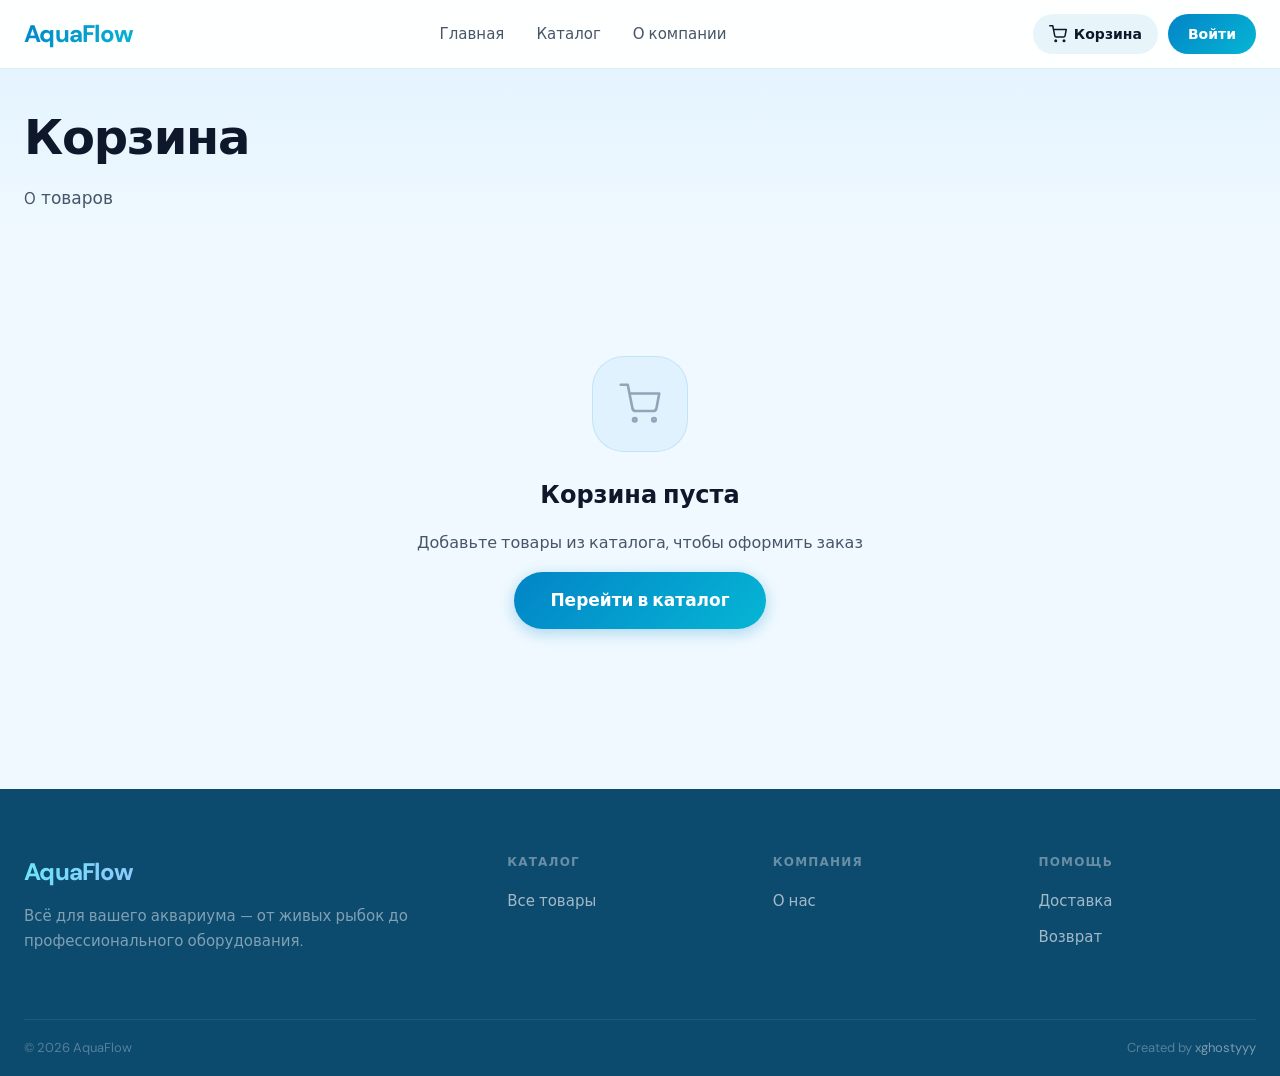
<file: cart.html>
<!DOCTYPE html>
<html lang="ru">
<head>
  <meta charset="UTF-8"/>
  <meta name="viewport" content="width=device-width, initial-scale=1.0"/>
  <title>Корзина — AquaFlow</title>
  <link rel="stylesheet" href="css/styles.css"/>
</head>
<body>

<header class="navbar page-nav" id="navbar">
  <nav class="navbar-inner container" aria-label="Главная навигация">
    <a href="index.html" class="nav-logo">AquaFlow</a>
    <ul class="nav-links" style="list-style:none">
      <li><a href="index.html"   class="nav-link">Главная</a></li>
      <li><a href="catalog.html" class="nav-link">Каталог</a></li>
      <li><a href="about.html"   class="nav-link">О компании</a></li>
    </ul>
    <div class="nav-actions">
      <a href="cart.html" class="nav-cart-btn active" aria-label="Корзина">
        <svg width="18" height="18" viewBox="0 0 24 24" fill="none" stroke="currentColor" stroke-width="2" stroke-linecap="round" stroke-linejoin="round"><circle cx="9" cy="21" r="1"/><circle cx="20" cy="21" r="1"/><path d="M1 1h4l2.68 13.39a2 2 0 0 0 2 1.61h9.72a2 2 0 0 0 2-1.61L23 6H6"/></svg>
        Корзина<span class="cart-badge">0</span>
      </a>
      <a href="login.html" class="nav-login-btn">Войти</a>
    </div>
    <button class="hamburger" id="burger" aria-label="Меню" aria-expanded="false">
      <span class="hamburger-line"></span><span class="hamburger-line"></span><span class="hamburger-line"></span>
    </button>
  </nav>
  <nav class="mobile-menu" id="mobile-menu">
    <a href="index.html">Главная</a>
    <a href="catalog.html">Каталог</a>
    <a href="about.html">О компании</a>
    <a href="cart.html">Корзина</a>
    <a href="login.html">Войти</a>
  </nav>
</header>

<main>
  <div class="page-header">
    <div class="container">
      <h1 class="page-header-title">Корзина</h1>
      <p class="page-header-sub" id="cart-header-sub">Загружаем...</p>
    </div>
  </div>

  <section class="section" style="padding-top:24px">
    <div class="container">

      <!-- Empty state -->
      <div id="cart-empty" class="cart-empty" style="display:none">
        <div class="cart-empty-icon">
          <svg viewBox="0 0 24 24" fill="none" stroke="currentColor" stroke-width="1.5" stroke-linecap="round" stroke-linejoin="round"><circle cx="9" cy="21" r="1"/><circle cx="20" cy="21" r="1"/><path d="M1 1h4l2.68 13.39a2 2 0 0 0 2 1.61h9.72a2 2 0 0 0 2-1.61L23 6H6"/></svg>
        </div>
        <h2 class="cart-empty-title">Корзина пуста</h2>
        <p class="cart-empty-desc">Добавьте товары из каталога, чтобы оформить заказ</p>
        <a href="catalog.html" class="btn btn-primary btn-lg">Перейти в каталог</a>
      </div>

      <!-- Order success state -->
      <div id="order-success" class="order-success" style="display:none">
        <div class="order-success-icon">
          <svg viewBox="0 0 24 24" fill="none" stroke="currentColor" stroke-width="2" stroke-linecap="round" stroke-linejoin="round"><path d="M22 11.08V12a10 10 0 1 1-5.93-9.14"/><polyline points="22 4 12 14.01 9 11.01"/></svg>
        </div>
        <h2 class="order-success-title">Заказ оформлен!</h2>
        <p class="order-success-desc">Спасибо за покупку. Мы свяжемся с вами в ближайшее время для подтверждения доставки.</p>
        <div class="order-success-num">Номер заказа: <strong id="order-num"></strong></div>
        <div style="display:flex;gap:12px;justify-content:center;flex-wrap:wrap;margin-top:28px">
          <a href="catalog.html" class="btn btn-primary btn-lg">Продолжить покупки</a>
          <a href="index.html"   class="btn btn-outline btn-lg">На главную</a>
        </div>
      </div>

      <!-- Cart content -->
      <div id="cart-content" style="display:none">
        <div class="cart-layout">

          <!-- Items column -->
          <div class="cart-items-col">
            <div class="cart-items-head">
              <span class="cart-items-label">Товары</span>
              <button class="cart-clear-btn" id="cart-clear-btn" aria-label="Очистить корзину">
                <svg width="14" height="14" viewBox="0 0 24 24" fill="none" stroke="currentColor" stroke-width="2" stroke-linecap="round" stroke-linejoin="round"><polyline points="3 6 5 6 21 6"/><path d="M19 6v14a2 2 0 0 1-2 2H7a2 2 0 0 1-2-2V6m3 0V4a1 1 0 0 1 1-1h4a1 1 0 0 1 1 1v2"/></svg>
                Очистить
              </button>
            </div>
            <div class="cart-items-list" id="cart-items-list" aria-live="polite"></div>
          </div>

          <!-- Summary column -->
          <aside class="order-card" aria-label="Итог заказа">
            <h2 class="order-card-title">Итог заказа</h2>

            <div class="order-rows" id="order-rows"></div>

            <div class="order-divider"></div>

            <div class="order-total-row">
              <span>Итого</span>
              <span id="order-total-val" class="order-total-num"></span>
            </div>

            <div class="order-delivery-row">
              <svg width="14" height="14" viewBox="0 0 24 24" fill="none" stroke="currentColor" stroke-width="2"><rect x="1" y="3" width="15" height="13"/><polygon points="16 8 20 8 23 11 23 16 16 16 16 8"/><circle cx="5.5" cy="18.5" r="2.5"/><circle cx="18.5" cy="18.5" r="2.5"/></svg>
              Доставка рассчитывается при оформлении
            </div>

            <!-- Promo code -->
            <div class="promo-wrap" id="promo-wrap">
              <form class="promo-form" id="promo-form" aria-label="Промокод">
                <input type="text" class="promo-input" id="promo-input" placeholder="Промокод" aria-label="Введите промокод">
                <button type="submit" class="promo-btn">Применить</button>
              </form>
              <p class="promo-hint" id="promo-hint"></p>
            </div>

            <button class="btn btn-primary btn-lg" id="checkout-btn" style="width:100%;margin-top:16px">
              Оформить заказ
            </button>

            <p class="order-secure-note">
              <svg width="12" height="12" viewBox="0 0 24 24" fill="none" stroke="currentColor" stroke-width="2"><path d="M12 22s8-4 8-10V5l-8-3-8 3v7c0 6 8 10 8 10z"/></svg>
              Безопасная оплата · SSL шифрование
            </p>
          </aside>
        </div>

        <!-- Checkout form (shown after button click) -->
        <div id="checkout-form-wrap" style="display:none">
          <div class="checkout-form-card">
            <h2 class="checkout-form-title">Оформление заказа</h2>
            <form class="checkout-form" id="checkout-form" novalidate>
              <div class="form-row-2">
                <div class="form-group">
                  <label class="form-label" for="cf-name">Имя <span class="req">*</span></label>
                  <input type="text" id="cf-name" class="form-input" placeholder="Иван Петров" autocomplete="name" required>
                  <span class="form-error" id="err-name"></span>
                </div>
                <div class="form-group">
                  <label class="form-label" for="cf-phone">Телефон <span class="req">*</span></label>
                  <input type="tel" id="cf-phone" class="form-input" placeholder="+7 (999) 000-00-00" autocomplete="tel" required>
                  <span class="form-error" id="err-phone"></span>
                </div>
              </div>
              <div class="form-group">
                <label class="form-label" for="cf-email">Email</label>
                <input type="email" id="cf-email" class="form-input" placeholder="ivan@example.com" autocomplete="email">
              </div>
              <div class="form-group">
                <label class="form-label" for="cf-addr">Адрес доставки <span class="req">*</span></label>
                <input type="text" id="cf-addr" class="form-input" placeholder="Москва, ул. Примерная, д. 1, кв. 2" autocomplete="street-address" required>
                <span class="form-error" id="err-addr"></span>
              </div>
              <div class="form-group">
                <label class="form-label" for="cf-note">Комментарий к заказу</label>
                <textarea id="cf-note" class="form-input form-textarea" placeholder="Удобное время доставки, особые пожелания..."></textarea>
              </div>
              <div class="checkout-form-actions">
                <button type="button" class="btn btn-outline" id="back-to-cart-btn">Назад</button>
                <button type="submit" class="btn btn-primary btn-lg" id="place-order-btn">Подтвердить заказ</button>
              </div>
            </form>
          </div>
        </div>
      </div>

    </div>
  </section>
</main>

<footer class="footer" role="contentinfo">
  <div class="footer-top">
    <div class="container">
      <div class="footer-grid">
        <div>
          <a href="index.html" class="footer-brand">AquaFlow</a>
          <p class="footer-brand-desc">Всё для вашего аквариума — от живых рыбок до профессионального оборудования.</p>
        </div>
        <div>
          <p class="footer-col-title">Каталог</p>
          <ul class="footer-links">
            <li><a href="catalog.html">Все товары</a></li>
          </ul>
        </div>
        <div>
          <p class="footer-col-title">Компания</p>
          <ul class="footer-links">
            <li><a href="about.html">О нас</a></li>
          </ul>
        </div>
        <div>
          <p class="footer-col-title">Помощь</p>
          <ul class="footer-links">
            <li><a href="#">Доставка</a></li>
            <li><a href="#">Возврат</a></li>
          </ul>
        </div>
      </div>
    </div>
  </div>
  <div class="container">
    <div class="footer-bottom">
      <p class="footer-copy">© <span id="year"></span> AquaFlow</p>
      <p class="footer-credit">Created by <a href="https://t.me/xghostyyy" target="_blank" rel="noopener">xghostyyy</a></p>
    </div>
  </div>
</footer>

<script src="js/app.js"></script>
<script>
document.addEventListener('DOMContentLoaded', () => {
  const emptyEl   = document.getElementById('cart-empty');
  const contentEl = document.getElementById('cart-content');
  const successEl = document.getElementById('order-success');
  const subTitle  = document.getElementById('cart-header-sub');
  const itemsList = document.getElementById('cart-items-list');
  const orderRows = document.getElementById('order-rows');
  const totalVal  = document.getElementById('order-total-val');
  const checkoutWrap = document.getElementById('checkout-form-wrap');

  let promoApplied = false;
  const PROMO_CODES = { 'AQUA10': 10, 'FLOW15': 15, 'FISH20': 20 };

  function renderCart() {
    const items = Cart.get();
    if (items.length === 0) {
      emptyEl.style.display   = 'flex';
      contentEl.style.display = 'none';
      subTitle.textContent    = '0 товаров';
      return;
    }
    emptyEl.style.display   = 'none';
    contentEl.style.display = 'block';
    subTitle.textContent    = `${items.length} ${declOf(items.length, ['товар','товара','товаров'])}`;

    /* Items list */
    itemsList.innerHTML = items.map(item => {
      const p = PRODUCTS.find(x => x.id === item.id);
      if (!p) return '';
      const subtotal = (p.price * item.qty).toLocaleString('ru-RU');
      return `
        <div class="cart-item" data-id="${p.id}">
          <a href="product.html?id=${p.id}" class="cart-item-img-wrap">
            <img src="${p.img}" alt="${p.name}" width="80" height="80" loading="lazy">
          </a>
          <div class="cart-item-info">
            <a href="product.html?id=${p.id}" class="cart-item-name">${p.name}</a>
            <div class="cart-item-cat">${p.cat}</div>
            <div class="cart-item-price-row">
              <span class="cart-item-unit">${p.price.toLocaleString('ru-RU')} ₽</span>
              <div class="qty-control sm">
                <button class="qty-btn" data-action="dec" aria-label="Убрать одну единицу">
                  <svg width="12" height="12" viewBox="0 0 24 24" fill="none" stroke="currentColor" stroke-width="2"><line x1="5" y1="12" x2="19" y2="12"/></svg>
                </button>
                <input type="number" class="qty-input" value="${item.qty}" min="1" max="99" aria-label="Количество" data-id="${p.id}">
                <button class="qty-btn" data-action="inc" aria-label="Добавить одну единицу">
                  <svg width="12" height="12" viewBox="0 0 24 24" fill="none" stroke="currentColor" stroke-width="2"><line x1="12" y1="5" x2="12" y2="19"/><line x1="5" y1="12" x2="19" y2="12"/></svg>
                </button>
              </div>
              <span class="cart-item-subtotal">${subtotal} ₽</span>
            </div>
          </div>
          <button class="cart-item-remove" data-id="${p.id}" aria-label="Удалить товар">
            <svg width="16" height="16" viewBox="0 0 24 24" fill="none" stroke="currentColor" stroke-width="2"><line x1="18" y1="6" x2="6" y2="18"/><line x1="6" y1="6" x2="18" y2="18"/></svg>
          </button>
        </div>`;
    }).join('');

    /* Order summary rows */
    const sub      = Cart.subtotal();
    const discount = promoApplied ? Math.round(sub * promoApplied / 100) : 0;
    const total    = sub - discount;
    orderRows.innerHTML = `
      <div class="order-row"><span>Товары (${items.length})</span><span>${sub.toLocaleString('ru-RU')} ₽</span></div>
      ${discount ? `<div class="order-row discount-row"><span>Скидка по промокоду</span><span>−${discount.toLocaleString('ru-RU')} ₽</span></div>` : ''}
    `;
    totalVal.textContent = `${total.toLocaleString('ru-RU')} ₽`;

    attachItemEvents();
  }

  function attachItemEvents() {
    itemsList.querySelectorAll('.cart-item-remove').forEach(btn => {
      btn.addEventListener('click', () => {
        Cart.remove(parseInt(btn.dataset.id));
        renderCart();
      });
    });
    itemsList.querySelectorAll('.qty-btn').forEach(btn => {
      btn.addEventListener('click', () => {
        const item  = btn.closest('.cart-item');
        const input = item.querySelector('.qty-input');
        const id    = parseInt(input.dataset.id);
        let val     = parseInt(input.value);
        if (btn.dataset.action === 'inc') val = Math.min(99, val + 1);
        else val = Math.max(1, val - 1);
        Cart.setQty(id, val);
        renderCart();
      });
    });
    itemsList.querySelectorAll('.qty-input').forEach(input => {
      input.addEventListener('change', () => {
        const id  = parseInt(input.dataset.id);
        const val = Math.max(1, Math.min(99, parseInt(input.value) || 1));
        Cart.setQty(id, val);
        renderCart();
      });
    });
  }

  /* Clear cart */
  document.getElementById('cart-clear-btn').addEventListener('click', () => {
    if (confirm('Очистить корзину?')) { Cart.clear(); renderCart(); }
  });

  /* Promo code */
  document.getElementById('promo-form').addEventListener('submit', e => {
    e.preventDefault();
    const code    = document.getElementById('promo-input').value.trim().toUpperCase();
    const hint    = document.getElementById('promo-hint');
    const discPct = PROMO_CODES[code];
    if (discPct) {
      promoApplied = discPct;
      hint.textContent = `Промокод применён — скидка ${discPct}%`;
      hint.style.color = '#16A34A';
      renderCart();
    } else {
      hint.textContent = 'Недействительный промокод';
      hint.style.color = '#DC2626';
    }
  });

  /* Checkout button — show form */
  document.getElementById('checkout-btn').addEventListener('click', () => {
    checkoutWrap.style.display = 'block';
    checkoutWrap.scrollIntoView({ behavior: 'smooth', block: 'start' });
  });

  /* Back to cart */
  document.getElementById('back-to-cart-btn').addEventListener('click', () => {
    checkoutWrap.style.display = 'none';
  });

  /* Place order */
  document.getElementById('checkout-form').addEventListener('submit', e => {
    e.preventDefault();
    const name  = document.getElementById('cf-name').value.trim();
    const phone = document.getElementById('cf-phone').value.trim();
    const addr  = document.getElementById('cf-addr').value.trim();
    let valid   = true;

    const setErr = (id, msg) => { document.getElementById(id).textContent = msg; };
    setErr('err-name',''); setErr('err-phone',''); setErr('err-addr','');

    if (!name)  { setErr('err-name',  'Введите ваше имя'); valid = false; }
    if (!phone) { setErr('err-phone', 'Введите номер телефона'); valid = false; }
    if (!addr)  { setErr('err-addr',  'Введите адрес доставки'); valid = false; }
    if (!valid) return;

    const btn = document.getElementById('place-order-btn');
    btn.disabled     = true;
    btn.textContent  = 'Оформляем...';

    setTimeout(() => {
      const orderNum = 'AF-' + Math.floor(Math.random() * 90000 + 10000);
      document.getElementById('order-num').textContent = orderNum;
      Cart.clear();
      contentEl.style.display = 'none';
      successEl.style.display = 'flex';
      document.querySelector('.page-header-title').textContent = 'Заказ оформлен';
      subTitle.textContent = '';
      window.scrollTo({ top: 0, behavior: 'smooth' });
    }, 1200);
  });

  /* Decline helper */
  function declOf(n, forms) {
    const m = Math.abs(n) % 100;
    const r = m % 10;
    if (m > 10 && m < 20) return forms[2];
    if (r > 1 && r < 5)  return forms[1];
    if (r === 1)          return forms[0];
    return forms[2];
  }

  renderCart();
});
</script>
</body>
</html>
</file>
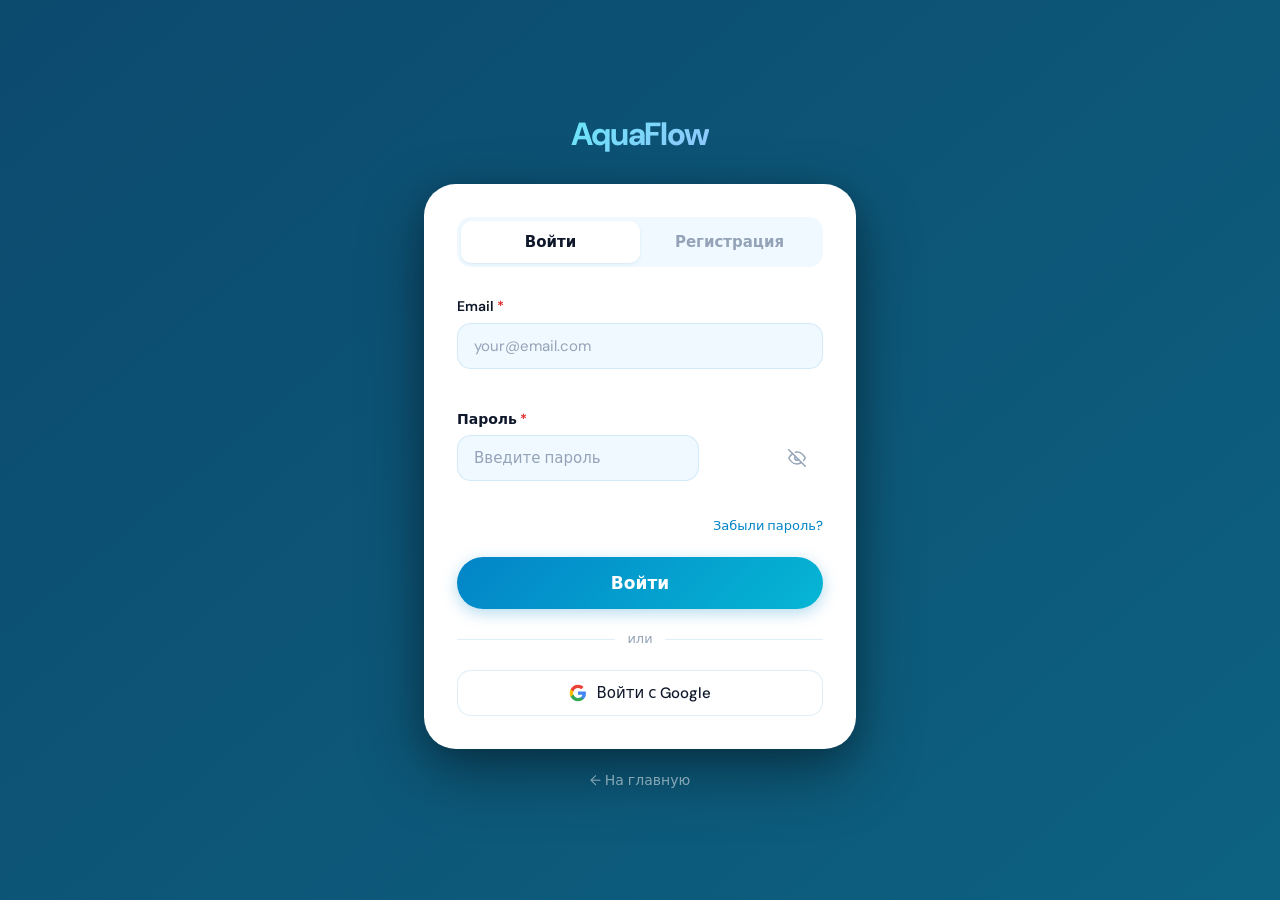
<file: login.html>
<!DOCTYPE html>
<html lang="ru">
<head>
  <meta charset="UTF-8"/>
  <meta name="viewport" content="width=device-width, initial-scale=1.0"/>
  <title>Войти — AquaFlow</title>
  <link rel="stylesheet" href="css/styles.css"/>
</head>
<body class="auth-body">

<!-- Animated background -->
<div class="auth-bg" aria-hidden="true">
  <div class="auth-bg-inner"></div>
  <div class="auth-bubbles">
    <div class="auth-bubble"></div>
    <div class="auth-bubble"></div>
    <div class="auth-bubble"></div>
    <div class="auth-bubble"></div>
    <div class="auth-bubble"></div>
  </div>
</div>

<div class="auth-center">
  <div class="auth-wrap">

    <!-- Logo -->
    <a href="index.html" class="auth-logo" aria-label="На главную">AquaFlow</a>

    <!-- Card -->
    <div class="auth-card">

      <!-- Tabs -->
      <div class="auth-tabs" role="tablist" aria-label="Войти или зарегистрироваться">
        <button class="auth-tab active" id="tab-login" role="tab" aria-selected="true"  aria-controls="panel-login">Войти</button>
        <button class="auth-tab"        id="tab-reg"   role="tab" aria-selected="false" aria-controls="panel-reg">Регистрация</button>
        <div class="auth-tab-indicator" id="tab-indicator"></div>
      </div>

      <!-- Login panel -->
      <div class="auth-panel active" id="panel-login" role="tabpanel" aria-labelledby="tab-login">
        <form class="auth-form" id="login-form" novalidate aria-label="Форма входа">
          <div class="form-group">
            <label class="form-label" for="login-email">Email <span class="req">*</span></label>
            <input type="email" id="login-email" class="form-input" placeholder="your@email.com"
                   autocomplete="email" required inputmode="email">
            <span class="form-error" id="err-login-email" aria-live="polite"></span>
          </div>

          <div class="form-group">
            <label class="form-label" for="login-pw">Пароль <span class="req">*</span></label>
            <div class="pw-wrap">
              <input type="password" id="login-pw" class="form-input" placeholder="Введите пароль"
                     autocomplete="current-password" required>
              <button type="button" class="pw-eye" id="login-pw-eye" aria-label="Показать пароль" aria-pressed="false">
                <svg class="eye-off" viewBox="0 0 24 24"><path d="M17.94 17.94A10.07 10.07 0 0 1 12 20c-7 0-11-8-11-8a18.45 18.45 0 0 1 5.06-5.94M9.9 4.24A9.12 9.12 0 0 1 12 4c7 0 11 8 11 8a18.5 18.5 0 0 1-2.16 3.19m-6.72-1.07a3 3 0 1 1-4.24-4.24"/><line x1="1" y1="1" x2="23" y2="23"/></svg>
                <svg class="eye-on" viewBox="0 0 24 24" style="display:none"><path d="M1 12s4-8 11-8 11 8 11 8-4 8-11 8-11-8-11-8z"/><circle cx="12" cy="12" r="3"/></svg>
              </button>
            </div>
            <span class="form-error" id="err-login-pw" aria-live="polite"></span>
          </div>

          <div class="auth-forgot-row">
            <a href="#" class="auth-forgot-link" tabindex="0">Забыли пароль?</a>
          </div>

          <button type="submit" class="btn btn-primary btn-lg auth-submit" id="login-submit">Войти</button>
        </form>

        <div class="auth-divider"><span>или</span></div>

        <button class="btn-social google" id="google-login-btn" aria-label="Войти через Google">
          <svg width="18" height="18" viewBox="0 0 24 24" aria-hidden="true">
            <path d="M22.56 12.25c0-.78-.07-1.53-.2-2.25H12v4.26h5.92c-.26 1.37-1.04 2.53-2.21 3.31v2.77h3.57c2.08-1.92 3.28-4.74 3.28-8.09z" fill="#4285F4"/>
            <path d="M12 23c2.97 0 5.46-.98 7.28-2.66l-3.57-2.77c-.98.66-2.23 1.06-3.71 1.06-2.86 0-5.29-1.93-6.16-4.53H2.18v2.84C3.99 20.53 7.7 23 12 23z" fill="#34A853"/>
            <path d="M5.84 14.09c-.22-.66-.35-1.36-.35-2.09s.13-1.43.35-2.09V7.07H2.18C1.43 8.55 1 10.22 1 12s.43 3.45 1.18 4.93l2.85-2.22.81-.62z" fill="#FBBC05"/>
            <path d="M12 5.38c1.62 0 3.06.56 4.21 1.64l3.15-3.15C17.45 2.09 14.97 1 12 1 7.7 1 3.99 3.47 2.18 7.07l3.66 2.84c.87-2.6 3.3-4.53 6.16-4.53z" fill="#EA4335"/>
          </svg>
          Войти с Google
        </button>
      </div>

      <!-- Register panel -->
      <div class="auth-panel" id="panel-reg" role="tabpanel" aria-labelledby="tab-reg" style="display:none">
        <form class="auth-form" id="reg-form" novalidate aria-label="Форма регистрации">
          <div class="form-group">
            <label class="form-label" for="reg-name">Имя <span class="req">*</span></label>
            <input type="text" id="reg-name" class="form-input" placeholder="Иван Петров"
                   autocomplete="name" required>
            <span class="form-error" id="err-reg-name" aria-live="polite"></span>
          </div>

          <div class="form-group">
            <label class="form-label" for="reg-email">Email <span class="req">*</span></label>
            <input type="email" id="reg-email" class="form-input" placeholder="your@email.com"
                   autocomplete="email" required inputmode="email">
            <span class="form-error" id="err-reg-email" aria-live="polite"></span>
          </div>

          <div class="form-group">
            <label class="form-label" for="reg-phone">Телефон</label>
            <input type="tel" id="reg-phone" class="form-input" placeholder="+7 (999) 000-00-00"
                   autocomplete="tel" inputmode="tel">
          </div>

          <div class="form-group">
            <label class="form-label" for="reg-pw">Пароль <span class="req">*</span></label>
            <div class="pw-wrap">
              <input type="password" id="reg-pw" class="form-input" placeholder="Минимум 8 символов"
                     autocomplete="new-password" required>
              <button type="button" class="pw-eye" id="reg-pw-eye" aria-label="Показать пароль" aria-pressed="false">
                <svg class="eye-off" viewBox="0 0 24 24"><path d="M17.94 17.94A10.07 10.07 0 0 1 12 20c-7 0-11-8-11-8a18.45 18.45 0 0 1 5.06-5.94M9.9 4.24A9.12 9.12 0 0 1 12 4c7 0 11 8 11 8a18.5 18.5 0 0 1-2.16 3.19m-6.72-1.07a3 3 0 1 1-4.24-4.24"/><line x1="1" y1="1" x2="23" y2="23"/></svg>
                <svg class="eye-on" viewBox="0 0 24 24" style="display:none"><path d="M1 12s4-8 11-8 11 8 11 8-4 8-11 8-11-8-11-8z"/><circle cx="12" cy="12" r="3"/></svg>
              </button>
            </div>
            <div class="pw-strength-bar" role="progressbar" aria-valuemin="0" aria-valuemax="4" aria-valuenow="0" aria-label="Надёжность пароля">
              <div class="pw-strength-fill" id="pw-strength-fill"></div>
            </div>
            <span class="form-hint" id="pw-strength-label">Введите пароль</span>
            <span class="form-error" id="err-reg-pw" aria-live="polite"></span>
          </div>

          <div class="form-group">
            <label class="form-label" for="reg-pw2">Подтвердите пароль <span class="req">*</span></label>
            <div class="pw-wrap">
              <input type="password" id="reg-pw2" class="form-input" placeholder="Повторите пароль"
                     autocomplete="new-password" required>
              <button type="button" class="pw-eye" id="reg-pw2-eye" aria-label="Показать пароль" aria-pressed="false">
                <svg class="eye-off" viewBox="0 0 24 24"><path d="M17.94 17.94A10.07 10.07 0 0 1 12 20c-7 0-11-8-11-8a18.45 18.45 0 0 1 5.06-5.94M9.9 4.24A9.12 9.12 0 0 1 12 4c7 0 11 8 11 8a18.5 18.5 0 0 1-2.16 3.19m-6.72-1.07a3 3 0 1 1-4.24-4.24"/><line x1="1" y1="1" x2="23" y2="23"/></svg>
                <svg class="eye-on" viewBox="0 0 24 24" style="display:none"><path d="M1 12s4-8 11-8 11 8 11 8-4 8-11 8-11-8-11-8z"/><circle cx="12" cy="12" r="3"/></svg>
              </button>
            </div>
            <span class="form-error" id="err-reg-pw2" aria-live="polite"></span>
          </div>

          <button type="submit" class="btn btn-primary btn-lg auth-submit" id="reg-submit">Создать аккаунт</button>
        </form>

        <div class="auth-divider"><span>или</span></div>

        <button class="btn-social google" id="google-reg-btn" aria-label="Зарегистрироваться через Google">
          <svg width="18" height="18" viewBox="0 0 24 24" aria-hidden="true">
            <path d="M22.56 12.25c0-.78-.07-1.53-.2-2.25H12v4.26h5.92c-.26 1.37-1.04 2.53-2.21 3.31v2.77h3.57c2.08-1.92 3.28-4.74 3.28-8.09z" fill="#4285F4"/>
            <path d="M12 23c2.97 0 5.46-.98 7.28-2.66l-3.57-2.77c-.98.66-2.23 1.06-3.71 1.06-2.86 0-5.29-1.93-6.16-4.53H2.18v2.84C3.99 20.53 7.7 23 12 23z" fill="#34A853"/>
            <path d="M5.84 14.09c-.22-.66-.35-1.36-.35-2.09s.13-1.43.35-2.09V7.07H2.18C1.43 8.55 1 10.22 1 12s.43 3.45 1.18 4.93l2.85-2.22.81-.62z" fill="#FBBC05"/>
            <path d="M12 5.38c1.62 0 3.06.56 4.21 1.64l3.15-3.15C17.45 2.09 14.97 1 12 1 7.7 1 3.99 3.47 2.18 7.07l3.66 2.84c.87-2.6 3.3-4.53 6.16-4.53z" fill="#EA4335"/>
          </svg>
          Войти с Google
        </button>
      </div>

    </div>

    <p class="auth-back-link"><a href="index.html">← На главную</a></p>
  </div>
</div>

<script src="js/app.js"></script>
<script>
document.addEventListener('DOMContentLoaded', () => {
  /* Tab switching */
  const tabLogin  = document.getElementById('tab-login');
  const tabReg    = document.getElementById('tab-reg');
  const panelLogin = document.getElementById('panel-login');
  const panelReg   = document.getElementById('panel-reg');
  const indicator  = document.getElementById('tab-indicator');

  function activateTab(which) {
    const isLogin = which === 'login';
    tabLogin.classList.toggle('active', isLogin);
    tabReg.classList.toggle('active', !isLogin);
    tabLogin.setAttribute('aria-selected', isLogin);
    tabReg.setAttribute('aria-selected', !isLogin);
    panelLogin.style.display = isLogin ? '' : 'none';
    panelReg.style.display   = isLogin ? 'none' : '';
    panelLogin.classList.toggle('active', isLogin);
    panelReg.classList.toggle('active', !isLogin);
    indicator.style.transform = isLogin ? 'translateX(0)' : 'translateX(100%)';
  }

  tabLogin.addEventListener('click', () => activateTab('login'));
  tabReg.addEventListener('click',   () => activateTab('reg'));

  /* URL param: ?tab=reg */
  if (new URLSearchParams(location.search).get('tab') === 'reg') activateTab('reg');

  /* Password eye toggles */
  function initEye(btnId, inputId) {
    const btn   = document.getElementById(btnId);
    const input = document.getElementById(inputId);
    if (!btn || !input) return;
    btn.addEventListener('click', () => {
      const shown = input.type === 'text';
      input.type  = shown ? 'password' : 'text';
      btn.setAttribute('aria-pressed', !shown);
      btn.querySelector('.eye-off').style.display = shown ? '' : 'none';
      btn.querySelector('.eye-on').style.display  = shown ? 'none' : '';
    });
  }
  initEye('login-pw-eye',  'login-pw');
  initEye('reg-pw-eye',    'reg-pw');
  initEye('reg-pw2-eye',   'reg-pw2');

  /* Password strength */
  const regPwInput = document.getElementById('reg-pw');
  const strengthFill  = document.getElementById('pw-strength-fill');
  const strengthLabel = document.getElementById('pw-strength-label');
  const STRENGTH_COLORS = ['#EF4444','#F97316','#EAB308','#22C55E','#0284C7'];
  const STRENGTH_LABELS = ['Очень слабый','Слабый','Средний','Хороший','Отличный'];

  function calcStrength(pw) {
    let s = 0;
    if (pw.length >= 8)   s++;
    if (/[A-Z]/.test(pw)) s++;
    if (/[0-9]/.test(pw)) s++;
    if (/[^A-Za-z0-9]/.test(pw)) s++;
    return s;
  }
  regPwInput && regPwInput.addEventListener('input', () => {
    const pw = regPwInput.value;
    if (!pw) { strengthFill.style.width='0'; strengthLabel.textContent='Введите пароль'; return; }
    const s = calcStrength(pw);
    strengthFill.style.width  = `${(s / 4) * 100}%`;
    strengthFill.style.background = STRENGTH_COLORS[s];
    strengthLabel.textContent = STRENGTH_LABELS[s];
    document.querySelector('.pw-strength-bar').setAttribute('aria-valuenow', s);
  });

  /* Login form */
  document.getElementById('login-form').addEventListener('submit', e => {
    e.preventDefault();
    const email = document.getElementById('login-email').value.trim();
    const pw    = document.getElementById('login-pw').value;
    let valid   = true;

    document.getElementById('err-login-email').textContent = '';
    document.getElementById('err-login-pw').textContent    = '';

    if (!email || !/^[^\s@]+@[^\s@]+\.[^\s@]+$/.test(email)) {
      document.getElementById('err-login-email').textContent = 'Введите корректный email';
      valid = false;
    }
    if (!pw || pw.length < 6) {
      document.getElementById('err-login-pw').textContent = 'Минимум 6 символов';
      valid = false;
    }
    if (!valid) return;

    const btn = document.getElementById('login-submit');
    btn.disabled    = true;
    btn.textContent = 'Входим...';
    setTimeout(() => { location.href = 'index.html'; }, 1000);
  });

  /* Register form */
  document.getElementById('reg-form').addEventListener('submit', e => {
    e.preventDefault();
    const name  = document.getElementById('reg-name').value.trim();
    const email = document.getElementById('reg-email').value.trim();
    const pw    = document.getElementById('reg-pw').value;
    const pw2   = document.getElementById('reg-pw2').value;
    let valid   = true;

    ['err-reg-name','err-reg-email','err-reg-pw','err-reg-pw2'].forEach(id => {
      document.getElementById(id).textContent = '';
    });

    if (!name) {
      document.getElementById('err-reg-name').textContent = 'Введите имя';
      valid = false;
    }
    if (!email || !/^[^\s@]+@[^\s@]+\.[^\s@]+$/.test(email)) {
      document.getElementById('err-reg-email').textContent = 'Введите корректный email';
      valid = false;
    }
    if (!pw || pw.length < 8) {
      document.getElementById('err-reg-pw').textContent = 'Минимум 8 символов';
      valid = false;
    }
    if (pw !== pw2) {
      document.getElementById('err-reg-pw2').textContent = 'Пароли не совпадают';
      valid = false;
    }
    if (!valid) return;

    const btn = document.getElementById('reg-submit');
    btn.disabled    = true;
    btn.textContent = 'Создаём аккаунт...';
    setTimeout(() => { location.href = 'index.html'; }, 1200);
  });

  /* Google buttons (fake) */
  ['google-login-btn','google-reg-btn'].forEach(id => {
    const el = document.getElementById(id);
    if (el) el.addEventListener('click', () => {
      el.disabled    = true;
      el.textContent = 'Перенаправляем...';
      setTimeout(() => { location.href = 'index.html'; }, 800);
    });
  });
});
</script>
</body>
</html>
</file>
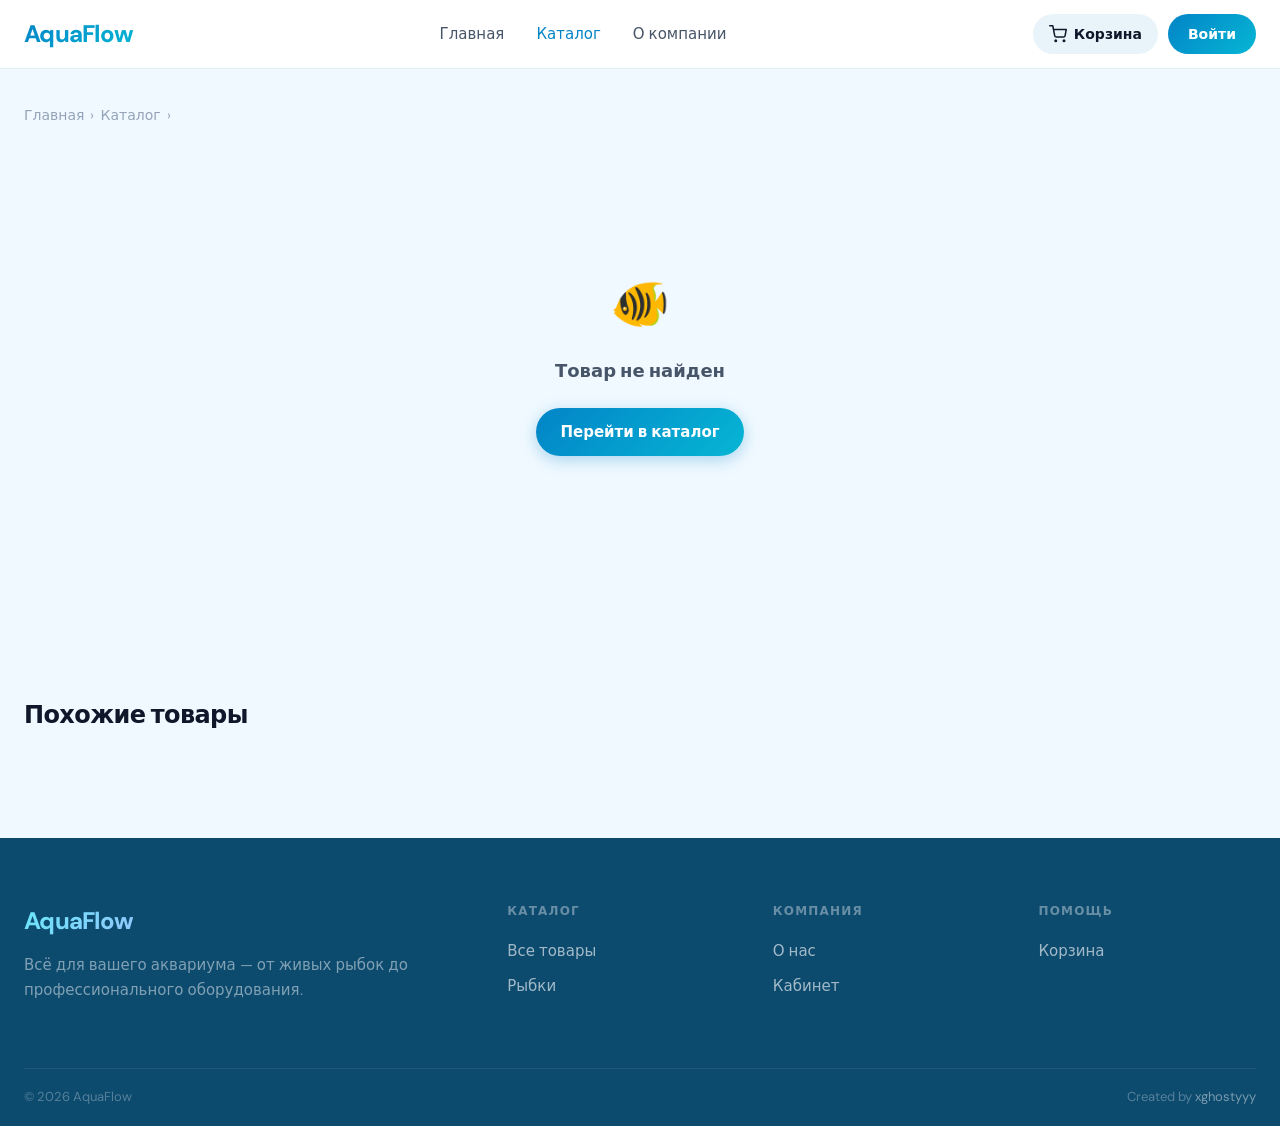
<file: product.html>
<!DOCTYPE html>
<html lang="ru">
<head>
  <meta charset="UTF-8"/>
  <meta name="viewport" content="width=device-width, initial-scale=1.0"/>
  <title>Товар — AquaFlow</title>
  <link rel="stylesheet" href="css/styles.css"/>
</head>
<body>

<header class="navbar page-nav" id="navbar">
  <nav class="navbar-inner container" aria-label="Главная навигация">
    <a href="index.html" class="nav-logo">AquaFlow</a>
    <ul class="nav-links" style="list-style:none">
      <li><a href="index.html"   class="nav-link">Главная</a></li>
      <li><a href="catalog.html" class="nav-link active">Каталог</a></li>
      <li><a href="about.html"   class="nav-link">О компании</a></li>
    </ul>
    <div class="nav-actions">
      <a href="cart.html" class="nav-cart-btn" aria-label="Корзина">
        <svg width="18" height="18" viewBox="0 0 24 24" fill="none" stroke="currentColor" stroke-width="2" stroke-linecap="round" stroke-linejoin="round"><circle cx="9" cy="21" r="1"/><circle cx="20" cy="21" r="1"/><path d="M1 1h4l2.68 13.39a2 2 0 0 0 2 1.61h9.72a2 2 0 0 0 2-1.61L23 6H6"/></svg>
        Корзина<span class="cart-badge">0</span>
      </a>
      <a href="login.html" class="nav-login-btn">Войти</a>
    </div>
    <button class="hamburger" id="burger" aria-label="Меню" aria-expanded="false">
      <span class="hamburger-line"></span><span class="hamburger-line"></span><span class="hamburger-line"></span>
    </button>
  </nav>
  <nav class="mobile-menu" id="mobile-menu">
    <a href="index.html">Главная</a>
    <a href="catalog.html">Каталог</a>
    <a href="about.html">О компании</a>
    <a href="cart.html">Корзина</a>
    <a href="login.html">Войти</a>
  </nav>
</header>

<main id="main-content">
  <!-- Breadcrumb -->
  <div class="breadcrumb-wrap">
    <div class="container">
      <nav class="breadcrumb" aria-label="Хлебные крошки">
        <a href="index.html" class="bc-link">Главная</a>
        <span class="bc-sep" aria-hidden="true">›</span>
        <a href="catalog.html" class="bc-link">Каталог</a>
        <span class="bc-sep" aria-hidden="true">›</span>
        <span class="bc-cur" id="bc-cat"></span>
      </nav>
    </div>
  </div>

  <!-- Product detail -->
  <section class="section" style="padding-top:20px">
    <div class="container">
      <div class="product-detail" id="product-detail">
        <!-- Injected by JS -->
        <div class="product-skeleton" aria-hidden="true">
          <div class="skeleton-img"></div>
          <div class="skeleton-content">
            <div class="skeleton-line lg"></div>
            <div class="skeleton-line md"></div>
            <div class="skeleton-line sm"></div>
          </div>
        </div>
      </div>
    </div>
  </section>

  <!-- Related products -->
  <section class="section" aria-labelledby="related-title">
    <div class="container">
      <div class="section-head" style="margin-bottom:24px">
        <h2 class="section-title" id="related-title" style="font-size:1.5rem">Похожие товары</h2>
      </div>
      <div class="products-grid" id="related-grid"></div>
    </div>
  </section>
</main>

<footer class="footer" role="contentinfo">
  <div class="footer-top">
    <div class="container">
      <div class="footer-grid">
        <div>
          <a href="index.html" class="footer-brand">AquaFlow</a>
          <p class="footer-brand-desc">Всё для вашего аквариума — от живых рыбок до профессионального оборудования.</p>
        </div>
        <div>
          <p class="footer-col-title">Каталог</p>
          <ul class="footer-links">
            <li><a href="catalog.html">Все товары</a></li>
            <li><a href="catalog.html?cat=Рыбки">Рыбки</a></li>
          </ul>
        </div>
        <div>
          <p class="footer-col-title">Компания</p>
          <ul class="footer-links">
            <li><a href="about.html">О нас</a></li>
            <li><a href="login.html">Кабинет</a></li>
          </ul>
        </div>
        <div>
          <p class="footer-col-title">Помощь</p>
          <ul class="footer-links">
            <li><a href="cart.html">Корзина</a></li>
          </ul>
        </div>
      </div>
    </div>
  </div>
  <div class="container">
    <div class="footer-bottom">
      <p class="footer-copy">© <span id="year"></span> AquaFlow</p>
      <p class="footer-credit">Created by <a href="https://t.me/xghostyyy" target="_blank" rel="noopener">xghostyyy</a></p>
    </div>
  </div>
</footer>

<script src="js/app.js"></script>
<script>
document.addEventListener('DOMContentLoaded', () => {
  const params = new URLSearchParams(location.search);
  const id     = parseInt(params.get('id'), 10);
  const p      = PRODUCTS.find(x => x.id === id);
  const detail = document.getElementById('product-detail');
  const related = document.getElementById('related-grid');

  if (!p) {
    detail.innerHTML = `<div class="no-results" style="padding:80px 0">
      <div class="no-results-icon">🐠</div>
      <div class="no-results-title">Товар не найден</div>
      <p><a href="catalog.html" class="btn btn-primary" style="margin-top:16px">Перейти в каталог</a></p>
    </div>`;
    document.title = 'Товар не найден — AquaFlow';
    return;
  }

  document.title = `${p.name} — AquaFlow`;
  document.getElementById('bc-cat').textContent = p.name;

  const formatted = p.price.toLocaleString('ru-RU');
  const oldFmt    = p.old ? p.old.toLocaleString('ru-RU') : null;
  const discount  = p.old ? Math.round((1 - p.price/p.old)*100) : 0;

  const features = [
    ['Категория', p.cat],
    ['Рейтинг',   stars(p.rating) + ` (${p.cnt} отзывов)`],
    p.badge ? ['Особенность', `<span class="product-badge" style="position:static;display:inline-block">${p.badge}</span>`] : null,
  ].filter(Boolean);

  detail.innerHTML = `
    <div class="pd-grid">
      <div class="pd-gallery">
        <div class="pd-img-main">
          <img src="${p.img}" alt="${p.name}" width="480" height="480" loading="eager">
          ${p.badge ? `<span class="product-badge">${p.badge}</span>` : ''}
        </div>
        <div class="pd-thumbs">
          ${[p.img, p.img.replace('/400/400','/400/401'), p.img.replace('/400/400','/400/402')].map((src,i) =>
            `<img src="${src}" alt="${p.name} фото ${i+1}" class="pd-thumb${i===0?' active':''}" width="80" height="80" loading="lazy" onclick="this.closest('.pd-gallery').querySelector('.pd-img-main img').src=this.src;document.querySelectorAll('.pd-thumb').forEach(t=>t.classList.remove('active'));this.classList.add('active')">`
          ).join('')}
        </div>
      </div>

      <div class="pd-info">
        <div class="pd-cat-tag">${CAT_EMOJI[p.cat]||''} ${p.cat}</div>
        <h1 class="pd-title">${p.name}</h1>

        <div class="pd-rating-row">
          <span class="pd-stars">${stars(p.rating)}</span>
          <span class="pd-rating-val">${p.rating}</span>
          <span class="pd-cnt">${p.cnt} отзывов</span>
        </div>

        <div class="pd-price-row">
          <span class="pd-price">${formatted} ₽</span>
          ${oldFmt ? `<span class="pd-old-price">${oldFmt} ₽</span><span class="pd-discount-tag">-${discount}%</span>` : ''}
        </div>

        <p class="pd-desc">${p.desc}</p>

        <table class="pd-features">
          ${features.map(([k,v]) => `<tr><td class="pd-feat-key">${k}</td><td class="pd-feat-val">${v}</td></tr>`).join('')}
        </table>

        <div class="pd-qty-row">
          <label class="pd-qty-label" for="qty-input">Количество:</label>
          <div class="qty-control">
            <button class="qty-btn" id="qty-minus" aria-label="Уменьшить">
              <svg width="14" height="14" viewBox="0 0 24 24" fill="none" stroke="currentColor" stroke-width="2"><line x1="5" y1="12" x2="19" y2="12"/></svg>
            </button>
            <input type="number" id="qty-input" class="qty-input" value="1" min="1" max="99" aria-label="Количество">
            <button class="qty-btn" id="qty-plus" aria-label="Увеличить">
              <svg width="14" height="14" viewBox="0 0 24 24" fill="none" stroke="currentColor" stroke-width="2"><line x1="12" y1="5" x2="12" y2="19"/><line x1="5" y1="12" x2="19" y2="12"/></svg>
            </button>
          </div>
        </div>

        <div class="pd-actions">
          <button class="btn btn-primary btn-lg pd-add-btn" id="pd-add-cart" aria-label="Добавить в корзину">
            <svg width="18" height="18" viewBox="0 0 24 24" fill="none" stroke="currentColor" stroke-width="2" stroke-linecap="round" stroke-linejoin="round"><circle cx="9" cy="21" r="1"/><circle cx="20" cy="21" r="1"/><path d="M1 1h4l2.68 13.39a2 2 0 0 0 2 1.61h9.72a2 2 0 0 0 2-1.61L23 6H6"/></svg>
            В корзину
          </button>
          <a href="cart.html" class="btn btn-outline btn-lg">Перейти в корзину</a>
        </div>

        <div class="pd-trust-row">
          <div class="pd-trust-item">
            <svg viewBox="0 0 24 24"><path d="M20.84 4.61a5.5 5.5 0 0 0-7.78 0L12 5.67l-1.06-1.06a5.5 5.5 0 0 0-7.78 7.78l1.06 1.06L12 21.23l7.78-7.78 1.06-1.06a5.5 5.5 0 0 0 0-7.78z"/></svg>
            Гарантия качества
          </div>
          <div class="pd-trust-item">
            <svg viewBox="0 0 24 24"><circle cx="12" cy="12" r="10"/><polyline points="12 6 12 12 16 14"/></svg>
            Доставка от 2 дней
          </div>
          <div class="pd-trust-item">
            <svg viewBox="0 0 24 24"><path d="M12 22s8-4 8-10V5l-8-3-8 3v7c0 6 8 10 8 10z"/></svg>
            Возврат 30 дней
          </div>
        </div>
      </div>
    </div>`;

  /* Quantity control */
  const qtyInput = document.getElementById('qty-input');
  document.getElementById('qty-minus').addEventListener('click', () => {
    if (parseInt(qtyInput.value) > 1) qtyInput.value = parseInt(qtyInput.value) - 1;
  });
  document.getElementById('qty-plus').addEventListener('click', () => {
    if (parseInt(qtyInput.value) < 99) qtyInput.value = parseInt(qtyInput.value) + 1;
  });

  /* Add to cart */
  document.getElementById('pd-add-cart').addEventListener('click', () => {
    const qty = Math.max(1, Math.min(99, parseInt(qtyInput.value) || 1));
    Cart.add(p.id, qty);
    toast(`«${p.name}» добавлен в корзину`, '🛒');
  });

  /* Related products */
  const rels = PRODUCTS.filter(x => x.cat === p.cat && x.id !== p.id).slice(0, 4);
  if (rels.length) {
    related.innerHTML = rels.map(productCardHTML).join('');
    initReveal();
  } else {
    document.getElementById('related-title').closest('section').style.display = 'none';
  }
});
</script>
</body>
</html>
</file>
<file: css/styles.css>
@import url('https://fonts.googleapis.com/css2?family=DM+Sans:ital,opsz,wght@0,9..40,300;0,9..40,400;0,9..40,500;0,9..40,600;0,9..40,700;0,9..40,800;1,9..40,400&display=swap');

/* ── Design Tokens ─────────────────────────────────────────────────────── */
:root {
  --primary:       #0284C7;
  --primary-light: #38BDF8;
  --primary-dark:  #0369A1;
  --primary-deep:  #0C4A6E;
  --secondary:     #06B6D4;
  --accent:        #0891B2;

  --bg:            #F0F9FF;
  --bg-muted:      #E0F2FE;
  --surface:       rgba(255,255,255,0.88);
  --surface-solid: #FFFFFF;
  --border:        rgba(2,132,199,0.13);
  --border-strong: rgba(2,132,199,0.28);

  --text:          #0F172A;
  --text-2:        #475569;
  --text-muted:    #94A3B8;

  --success: #16A34A;
  --error:   #DC2626;

  --grad-primary: linear-gradient(135deg, #0284C7, #06B6D4);
  --grad-hero:    linear-gradient(140deg, #0C4A6E 0%, #0E7490 45%, #0369A1 100%);
  --grad-card:    linear-gradient(180deg, rgba(255,255,255,0.97), rgba(240,249,255,0.85));

  --shadow-sm:   0 1px 4px rgba(2,132,199,0.07), 0 1px 2px rgba(0,0,0,0.04);
  --shadow-md:   0 4px 20px rgba(2,132,199,0.11), 0 2px 8px rgba(0,0,0,0.05);
  --shadow-lg:   0 12px 48px rgba(2,132,199,0.15), 0 4px 16px rgba(0,0,0,0.07);
  --shadow-glow: 0 0 28px rgba(6,182,212,0.35);

  --r-sm:   8px;
  --r-md:   14px;
  --r-lg:   22px;
  --r-xl:   32px;
  --r-full: 9999px;

  --t-fast: 150ms ease-out;
  --t-base: 240ms ease-out;
  --t-slow: 400ms cubic-bezier(0.4,0,0.2,1);

  --font-body: 'DM Sans', system-ui, -apple-system, sans-serif;
}

/* ── Reset ─────────────────────────────────────────────────────────────── */
*,*::before,*::after { box-sizing: border-box; margin: 0; padding: 0; }
html { scroll-behavior: smooth; -webkit-font-smoothing: antialiased; }
body {
  font-family: var(--font-body);
  color: var(--text);
  background: var(--bg);
  line-height: 1.6;
  overflow-x: hidden;
}
img { max-width: 100%; display: block; }
a { color: inherit; text-decoration: none; }
button { font-family: inherit; cursor: pointer; border: none; }
:focus-visible { outline: 2px solid var(--primary); outline-offset: 3px; border-radius: 4px; }
@media (prefers-reduced-motion: reduce) {
  *,*::before,*::after { animation-duration: 0.01ms !important; transition-duration: 0.01ms !important; }
}

/* ── Layout ────────────────────────────────────────────────────────────── */
.container { max-width: 1280px; margin: 0 auto; padding: 0 24px; }
@media (max-width: 768px) { .container { padding: 0 16px; } }

/* ── Navbar ────────────────────────────────────────────────────────────── */
.navbar {
  position: fixed; top: 0; left: 0; right: 0; z-index: 100;
  height: 68px;
  transition: background var(--t-base), box-shadow var(--t-base);
}
.navbar.on-hero { /* transparent over hero */ }
.navbar.scrolled {
  background: rgba(255,255,255,0.92);
  backdrop-filter: blur(20px) saturate(180%);
  -webkit-backdrop-filter: blur(20px) saturate(180%);
  box-shadow: 0 1px 0 rgba(2,132,199,0.1), var(--shadow-sm);
}
.navbar.page-nav {
  background: rgba(255,255,255,0.95);
  backdrop-filter: blur(20px);
  -webkit-backdrop-filter: blur(20px);
  box-shadow: 0 1px 0 var(--border);
}
.navbar-inner {
  height: 68px; display: flex; align-items: center;
  justify-content: space-between; gap: 24px;
}
.nav-logo {
  font-size: 1.5rem; font-weight: 800; letter-spacing: -0.03em;
  background: var(--grad-primary);
  -webkit-background-clip: text; background-clip: text; color: transparent;
  flex-shrink: 0;
}
.nav-links { display: flex; align-items: center; gap: 32px; }
@media (max-width: 820px) { .nav-links { display: none; } }
.nav-link {
  font-size: 0.9375rem; font-weight: 500; color: var(--text-2);
  transition: color var(--t-fast);
}
.nav-link:hover, .nav-link.active { color: var(--primary); }
.nav-link.on-hero { color: rgba(255,255,255,0.8); }
.nav-link.on-hero:hover, .nav-link.on-hero.active { color: white; }

.nav-actions { display: flex; align-items: center; gap: 10px; }
.nav-cart-btn {
  position: relative;
  display: flex; align-items: center; gap: 7px;
  padding: 9px 16px; border-radius: var(--r-full);
  background: rgba(2,132,199,0.09);
  color: var(--text); font-size: 0.875rem; font-weight: 600;
  transition: background var(--t-fast);
}
.nav-cart-btn:hover { background: rgba(2,132,199,0.16); }
.nav-cart-btn.on-hero { background: rgba(255,255,255,0.18); color: white; }
.nav-cart-btn.on-hero:hover { background: rgba(255,255,255,0.28); }
.cart-badge {
  position: absolute; top: -4px; right: -4px;
  min-width: 18px; height: 18px; border-radius: var(--r-full);
  background: var(--primary); color: white;
  font-size: 0.625rem; font-weight: 800;
  display: none; align-items: center; justify-content: center;
  padding: 0 4px;
}
.cart-badge.visible { display: flex; }

.nav-login-btn {
  padding: 9px 20px; border-radius: var(--r-full);
  background: var(--grad-primary); color: white;
  font-size: 0.875rem; font-weight: 600;
  transition: opacity var(--t-fast), box-shadow var(--t-fast);
  display: inline-flex; align-items: center; gap: 6px;
}
.nav-login-btn:hover { opacity: 0.9; box-shadow: var(--shadow-glow); }
.nav-login-btn.on-hero {
  background: rgba(255,255,255,0.2); color: white;
  border: 1px solid rgba(255,255,255,0.3);
}
.nav-login-btn.on-hero:hover { background: rgba(255,255,255,0.3); box-shadow: none; }

.hamburger {
  display: none; flex-direction: column; gap: 5px;
  width: 40px; height: 40px; align-items: center; justify-content: center;
  background: none; border: none;
}
@media (max-width: 820px) { .hamburger { display: flex; } }
.hamburger-line {
  width: 20px; height: 2px; border-radius: 9999px;
  background: var(--text);
  transition: transform 200ms, opacity 200ms;
}
.hamburger.hero-mode .hamburger-line { background: rgba(255,255,255,0.9); }
.hamburger.open .hamburger-line:nth-child(1) { transform: rotate(45deg) translate(5px,5px); }
.hamburger.open .hamburger-line:nth-child(2) { opacity: 0; }
.hamburger.open .hamburger-line:nth-child(3) { transform: rotate(-45deg) translate(5px,-5px); }

.mobile-menu {
  position: fixed; top: 68px; left: 0; right: 0; z-index: 99;
  background: rgba(255,255,255,0.97);
  backdrop-filter: blur(20px);
  -webkit-backdrop-filter: blur(20px);
  border-bottom: 1px solid var(--border);
  overflow: hidden; max-height: 0;
  transition: max-height 0.3s ease-out;
}
.mobile-menu.open { max-height: 420px; }
.mobile-menu a {
  display: block; padding: 15px 24px;
  color: var(--text-2); font-weight: 500; font-size: 1rem;
  border-bottom: 1px solid rgba(2,132,199,0.07);
  transition: color 0.15s, background 0.15s;
}
.mobile-menu a:hover { color: var(--primary); background: rgba(2,132,199,0.04); }

/* ── Hero ──────────────────────────────────────────────────────────────── */
.hero {
  position: relative; min-height: 100vh;
  display: flex; align-items: center;
  overflow: hidden;
}
.hero-bg {
  position: absolute; inset: 0;
  background: var(--grad-hero);
  background-size: 400% 400%;
  animation: ocean-drift 18s ease infinite;
}
@keyframes ocean-drift {
  0%,100% { background-position: 0% 50%; }
  50%      { background-position: 100% 50%; }
}
.hero-radial {
  position: absolute; inset: 0;
  background:
    radial-gradient(ellipse 70% 60% at 25% 50%, rgba(6,182,212,0.18), transparent),
    radial-gradient(ellipse 50% 70% at 75% 25%, rgba(56,189,248,0.12), transparent);
}
.hero-bubbles {
  position: absolute; inset: 0; overflow: hidden; pointer-events: none;
}
.bubble {
  position: absolute; bottom: -40px; border-radius: 50%;
  background: rgba(255,255,255,0.07);
  border: 1px solid rgba(255,255,255,0.12);
  animation: bubble-rise linear infinite;
}
.bubble:nth-child(1)  { width:16px; height:16px; left:12%;  animation-duration:9s;  animation-delay:0s; }
.bubble:nth-child(2)  { width:24px; height:24px; left:25%;  animation-duration:13s; animation-delay:2s; }
.bubble:nth-child(3)  { width:10px; height:10px; left:38%;  animation-duration:8s;  animation-delay:4s; }
.bubble:nth-child(4)  { width:20px; height:20px; left:52%;  animation-duration:11s; animation-delay:1s; }
.bubble:nth-child(5)  { width:14px; height:14px; left:65%;  animation-duration:10s; animation-delay:3s; }
.bubble:nth-child(6)  { width:30px; height:30px; left:78%;  animation-duration:15s; animation-delay:5s; }
.bubble:nth-child(7)  { width:8px;  height:8px;  left:88%;  animation-duration:7s;  animation-delay:6s; }
@keyframes bubble-rise {
  0%   { transform: translateY(0) translateX(0) scale(0.5); opacity: 0; }
  10%  { opacity: 1; }
  90%  { opacity: 0.5; }
  100% { transform: translateY(-110vh) translateX(20px) scale(1); opacity: 0; }
}

.hero-inner {
  position: relative; z-index: 10; width: 100%;
  padding: 100px 24px 100px;
}
@media (max-width: 768px) { .hero-inner { padding: 80px 16px 80px; } }
.hero-content-grid {
  max-width: 1280px; margin: 0 auto;
  display: grid; grid-template-columns: 1fr 1fr;
  align-items: center; gap: 64px;
}
@media (max-width: 1024px) {
  .hero-content-grid { grid-template-columns: 1fr; }
  .hero-visual { display: none; }
}
.hero-eyebrow {
  display: inline-flex; align-items: center; gap: 8px;
  padding: 6px 14px; border-radius: var(--r-full);
  background: rgba(255,255,255,0.13); border: 1px solid rgba(255,255,255,0.22);
  font-size: 0.75rem; font-weight: 700; color: rgba(255,255,255,0.9);
  letter-spacing: 0.08em; text-transform: uppercase;
  margin-bottom: 24px;
}
.hero-title {
  font-size: clamp(2.4rem, 5vw, 4rem); font-weight: 800; line-height: 1.1;
  letter-spacing: -0.025em; color: white; margin-bottom: 20px;
}
.hero-title-accent {
  background: linear-gradient(135deg, #67E8F9, #93C5FD);
  -webkit-background-clip: text; background-clip: text; color: transparent;
}
.hero-sub {
  font-size: 1.125rem; color: rgba(255,255,255,0.72);
  line-height: 1.75; margin-bottom: 40px; max-width: 480px;
}
.hero-actions { display: flex; flex-wrap: wrap; gap: 12px; margin-bottom: 44px; }
.hero-trust { display: flex; flex-wrap: wrap; gap: 24px; }
.trust-item {
  display: flex; align-items: center; gap: 8px;
  font-size: 0.875rem; color: rgba(255,255,255,0.65); font-weight: 500;
}
.trust-dot { width: 6px; height: 6px; border-radius: 50%; background: #67E8F9; flex-shrink: 0; }

.hero-visual { position: relative; height: 480px; display: flex; align-items: center; }
.float-card {
  position: absolute;
  background: rgba(255,255,255,0.13);
  backdrop-filter: blur(24px) saturate(180%);
  -webkit-backdrop-filter: blur(24px) saturate(180%);
  border: 1px solid rgba(255,255,255,0.22);
  border-radius: var(--r-xl);
  padding: 20px; box-shadow: 0 24px 56px rgba(0,0,0,0.25);
}
.float-card.card-a { width: 210px; left: 10%;  top: 40px;  animation: float-a 6s ease-in-out infinite; }
.float-card.card-b { width: 230px; left: 40%;  top: 20px;  animation: float-b 7.5s ease-in-out infinite 1s; }
.float-card.card-c { width: 190px; left: 25%;  bottom: 20px; animation: float-c 5.5s ease-in-out infinite 0.6s; }
@keyframes float-a { 0%,100%{transform:translateY(0);} 50%{transform:translateY(-18px);} }
@keyframes float-b { 0%,100%{transform:translateY(0) rotate(2deg);} 50%{transform:translateY(-14px) rotate(2deg);} }
@keyframes float-c { 0%,100%{transform:translateY(0) rotate(-2deg);} 50%{transform:translateY(-12px) rotate(-2deg);} }
.float-card-img {
  width: 52px; height: 52px; border-radius: 12px; margin-bottom: 12px;
  background: rgba(255,255,255,0.15); overflow: hidden;
}
.float-card-img img { width: 100%; height: 100%; object-fit: cover; }
.float-card-name { font-size: 0.875rem; font-weight: 600; color: rgba(255,255,255,0.95); margin-bottom: 4px; }
.float-card-price { font-size: 1rem; font-weight: 800; color: #67E8F9; }

.hero-wave { position: absolute; bottom: 0; left: 0; right: 0; z-index: 10; line-height: 0; }
.hero-wave svg { display: block; width: 100%; }

/* ── Buttons ───────────────────────────────────────────────────────────── */
.btn {
  display: inline-flex; align-items: center; justify-content: center; gap: 8px;
  padding: 12px 24px; border-radius: var(--r-full);
  font-size: 0.9375rem; font-weight: 600; border: none;
  cursor: pointer; text-decoration: none; white-space: nowrap;
  transition: all var(--t-base);
  font-family: var(--font-body);
}
.btn-white {
  background: white; color: var(--primary-dark);
  box-shadow: 0 4px 16px rgba(0,0,0,0.15);
}
.btn-white:hover { background: rgba(255,255,255,0.9); transform: translateY(-2px); box-shadow: 0 8px 28px rgba(0,0,0,0.2); }
.btn-ghost-white {
  background: rgba(255,255,255,0.14); color: white;
  border: 1.5px solid rgba(255,255,255,0.3);
  backdrop-filter: blur(8px);
}
.btn-ghost-white:hover { background: rgba(255,255,255,0.25); }
.btn-blue {
  background: var(--grad-primary); color: white;
  box-shadow: 0 4px 16px rgba(2,132,199,0.35);
}
.btn-blue:hover { transform: translateY(-2px); box-shadow: 0 8px 28px rgba(2,132,199,0.45); opacity: 0.95; }
.btn-outline {
  background: transparent; color: var(--primary);
  border: 1.5px solid var(--border-strong);
}
.btn-outline:hover { background: rgba(2,132,199,0.06); }
.btn-ghost {
  background: rgba(2,132,199,0.07); color: var(--primary);
}
.btn-ghost:hover { background: rgba(2,132,199,0.13); }
.btn-danger { background: rgba(220,38,38,0.08); color: var(--error); border: 1px solid rgba(220,38,38,0.2); }
.btn-danger:hover { background: rgba(220,38,38,0.15); }
.btn-sm  { padding: 8px 16px; font-size: 0.875rem; border-radius: var(--r-md); }
.btn-lg  { padding: 15px 36px; font-size: 1.0625rem; }
.btn-full { width: 100%; }

/* ── Sections ──────────────────────────────────────────────────────────── */
.section { padding: 80px 0; }
@media (max-width: 768px) { .section { padding: 56px 0; } }

.section-eyebrow {
  font-size: 0.6875rem; font-weight: 800; letter-spacing: 0.12em;
  text-transform: uppercase; color: var(--primary); margin-bottom: 10px;
}
.section-title {
  font-size: clamp(1.75rem, 3.5vw, 2.5rem); font-weight: 800;
  letter-spacing: -0.025em; color: var(--text); margin-bottom: 14px;
}
.section-sub {
  font-size: 1.0625rem; color: var(--text-2); line-height: 1.7; max-width: 520px;
}
.section-head { margin-bottom: 48px; }
.section-head.center { text-align: center; }
.section-head.center .section-sub { margin: 0 auto; }

/* ── Categories Pill Strip ─────────────────────────────────────────────── */
.cats-section { padding: 32px 0; background: var(--surface-solid); border-bottom: 1px solid var(--border); }
.cats-scroll {
  display: flex; gap: 10px; overflow-x: auto; padding: 4px 2px 10px;
  scrollbar-width: none; -ms-overflow-style: none;
}
.cats-scroll::-webkit-scrollbar { display: none; }
.cat-pill {
  flex-shrink: 0; display: inline-flex; align-items: center; gap: 8px;
  padding: 9px 18px; border-radius: var(--r-full);
  border: 1.5px solid var(--border); background: white;
  color: var(--text-2); font-size: 0.875rem; font-weight: 500;
  cursor: pointer; transition: all var(--t-fast);
  text-decoration: none; white-space: nowrap;
}
.cat-pill:hover, .cat-pill.active {
  border-color: var(--primary); color: var(--primary);
  background: rgba(2,132,199,0.06);
}
.cat-pill-emoji { font-size: 1rem; }

/* ── Product Grid & Cards ──────────────────────────────────────────────── */
.products-grid {
  display: grid;
  grid-template-columns: repeat(auto-fill, minmax(268px, 1fr));
  gap: 24px;
}
@media (max-width: 640px) { .products-grid { grid-template-columns: repeat(2, 1fr); gap: 12px; } }
@media (max-width: 360px) { .products-grid { grid-template-columns: 1fr; } }

.product-card {
  background: var(--surface-solid); border-radius: var(--r-lg);
  overflow: hidden; border: 1px solid var(--border);
  box-shadow: var(--shadow-sm);
  display: flex; flex-direction: column;
  transition: transform var(--t-base), box-shadow var(--t-base), border-color var(--t-fast);
  position: relative;
}
.product-card:hover { transform: translateY(-6px); box-shadow: var(--shadow-lg); border-color: rgba(2,132,199,0.22); }

.product-card-image {
  aspect-ratio: 1/1; overflow: hidden;
  background: linear-gradient(135deg, #E0F2FE, #BAE6FD);
  position: relative;
}
.product-card-image img {
  width: 100%; height: 100%; object-fit: cover;
  transition: transform var(--t-slow);
}
.product-card:hover .product-card-image img { transform: scale(1.06); }

.product-badge {
  position: absolute; top: 10px; left: 10px; z-index: 1;
  padding: 3px 10px; border-radius: var(--r-full);
  font-size: 0.6875rem; font-weight: 800; letter-spacing: 0.06em; text-transform: uppercase;
}
.b-hit  { background: #FEF3C7; color: #B45309; }
.b-new  { background: #DCFCE7; color: #15803D; }
.b-rare { background: #F3E8FF; color: #7E22CE; }
.b-pro  { background: #DBEAFE; color: #1D4ED8; }

.product-wishlist {
  position: absolute; top: 10px; right: 10px; z-index: 1;
  width: 34px; height: 34px; border-radius: 50%;
  background: rgba(255,255,255,0.92); border: none; cursor: pointer;
  display: flex; align-items: center; justify-content: center;
  transition: background var(--t-fast), transform var(--t-fast);
  opacity: 0; transition: opacity var(--t-fast), transform var(--t-fast);
}
.product-card:hover .product-wishlist { opacity: 1; }
.product-wishlist:hover { background: white; transform: scale(1.1); }
.product-wishlist svg { width: 15px; height: 15px; stroke: var(--text-2); fill: none; stroke-width: 2; }

.product-card-body { padding: 14px 16px 16px; flex: 1; display: flex; flex-direction: column; }
.product-cat-label {
  font-size: 0.6875rem; font-weight: 800; color: var(--primary);
  text-transform: uppercase; letter-spacing: 0.08em; margin-bottom: 5px;
}
.product-name {
  font-size: 0.9375rem; font-weight: 600; color: var(--text);
  line-height: 1.4; margin-bottom: 8px; flex: 1;
  display: -webkit-box; -webkit-line-clamp: 2; -webkit-box-orient: vertical; overflow: hidden;
}
.product-rating {
  display: flex; align-items: center; gap: 6px; margin-bottom: 12px;
}
.stars { color: #F59E0B; font-size: 0.8125rem; letter-spacing: -0.05em; }
.rating-val { font-size: 0.8125rem; font-weight: 700; color: var(--text-2); }
.rating-ct  { font-size: 0.75rem; color: var(--text-muted); }

.product-footer {
  display: flex; align-items: center; justify-content: space-between;
  gap: 8px; margin-top: auto; padding-top: 12px;
  border-top: 1px solid rgba(2,132,199,0.08);
}
.price-wrap { display: flex; flex-direction: column; }
.price-current { font-size: 1.1875rem; font-weight: 800; color: var(--text); line-height: 1.1; }
.price-old { font-size: 0.75rem; color: var(--text-muted); text-decoration: line-through; }

.product-actions-row { display: flex; gap: 6px; align-items: center; }
.btn-view {
  width: 36px; height: 36px; border-radius: var(--r-sm);
  background: var(--bg-muted); border: 1px solid var(--border-strong);
  display: flex; align-items: center; justify-content: center;
  color: var(--text-2); cursor: pointer;
  transition: background var(--t-fast), color var(--t-fast); text-decoration: none;
  flex-shrink: 0;
}
.btn-view:hover { background: rgba(2,132,199,0.1); color: var(--primary); }
.btn-view svg { width: 15px; height: 15px; stroke: currentColor; fill: none; stroke-width: 2; }

.btn-cart {
  display: inline-flex; align-items: center; gap: 6px;
  padding: 9px 14px; border-radius: var(--r-sm);
  background: var(--grad-primary); color: white;
  border: none; font-size: 0.8125rem; font-weight: 700;
  cursor: pointer; font-family: var(--font-body);
  transition: all var(--t-fast);
  white-space: nowrap; flex-shrink: 0;
}
.btn-cart:hover { transform: translateY(-1px); box-shadow: 0 4px 14px rgba(2,132,199,0.4); }
.btn-cart.added { background: linear-gradient(135deg, #16A34A, #22C55E); }
.btn-cart svg { width: 14px; height: 14px; stroke: currentColor; fill: none; stroke-width: 2.5; }

/* ── Trust strip ───────────────────────────────────────────────────────── */
.trust-section {
  padding: 56px 0;
  background: linear-gradient(140deg, var(--primary-deep) 0%, #0E7490 60%, #0369A1 100%);
  position: relative; overflow: hidden;
}
.trust-section::before {
  content: ''; position: absolute; inset: 0;
  background: radial-gradient(ellipse 80% 80% at 50% 0%, rgba(6,182,212,0.2), transparent);
}
.trust-grid {
  display: grid; grid-template-columns: repeat(auto-fit, minmax(220px, 1fr));
  gap: 20px; position: relative; z-index: 1;
}
.trust-card {
  text-align: center; padding: 32px 24px;
  background: rgba(255,255,255,0.08);
  border: 1px solid rgba(255,255,255,0.14);
  border-radius: var(--r-lg);
  backdrop-filter: blur(12px); -webkit-backdrop-filter: blur(12px);
  transition: background var(--t-base), transform var(--t-base);
}
.trust-card:hover { background: rgba(255,255,255,0.13); transform: translateY(-4px); }
.trust-card-icon {
  width: 56px; height: 56px; border-radius: 16px;
  background: rgba(255,255,255,0.14); border: 1px solid rgba(255,255,255,0.2);
  display: flex; align-items: center; justify-content: center; margin: 0 auto 18px;
}
.trust-card-icon svg { width: 26px; height: 26px; stroke: #67E8F9; fill: none; stroke-width: 2; stroke-linecap: round; stroke-linejoin: round; }
.trust-card-title { font-size: 1rem; font-weight: 700; color: white; margin-bottom: 8px; }
.trust-card-text { font-size: 0.875rem; color: rgba(255,255,255,0.62); line-height: 1.65; }

/* ── Stats ─────────────────────────────────────────────────────────────── */
.stats-section { padding: 56px 0; background: var(--bg-muted); }
.stats-grid { display: grid; grid-template-columns: repeat(auto-fit, minmax(160px, 1fr)); gap: 32px; text-align: center; }
.stat-num {
  font-size: clamp(2rem, 4vw, 3rem); font-weight: 800; letter-spacing: -0.035em;
  background: var(--grad-primary); -webkit-background-clip: text; background-clip: text; color: transparent;
}
.stat-label { font-size: 0.875rem; color: var(--text-2); margin-top: 4px; font-weight: 500; }

/* ── Brands ────────────────────────────────────────────────────────────── */
.brands-section { padding: 48px 0; background: white; border-top: 1px solid var(--border); }
.brands-eyebrow { text-align: center; font-size: 0.75rem; text-transform: uppercase; letter-spacing: 0.1em; color: var(--text-muted); font-weight: 700; margin-bottom: 28px; }
.brands-row { display: flex; flex-wrap: wrap; justify-content: center; align-items: center; gap: 36px; }
.brand-chip {
  font-size: 1.125rem; font-weight: 800; letter-spacing: -0.02em; color: #CBD5E1;
  transition: color var(--t-fast); cursor: default;
}
.brand-chip:hover { color: var(--primary); }

/* ── Footer ────────────────────────────────────────────────────────────── */
.footer { background: var(--primary-deep); color: rgba(255,255,255,0.7); }
.footer-top { padding: 64px 0; }
.footer-grid { display: grid; grid-template-columns: 2fr 1fr 1fr 1fr; gap: 48px; }
@media (max-width: 900px) { .footer-grid { grid-template-columns: 1fr 1fr; gap: 32px; } }
@media (max-width: 500px) { .footer-grid { grid-template-columns: 1fr; } }
.footer-brand {
  font-size: 1.5rem; font-weight: 800; letter-spacing: -0.03em;
  background: linear-gradient(135deg, #67E8F9, #93C5FD);
  -webkit-background-clip: text; background-clip: text; color: transparent;
  margin-bottom: 12px; display: inline-block;
}
.footer-brand-desc { font-size: 0.9375rem; color: rgba(255,255,255,0.48); line-height: 1.7; }
.footer-col-title { font-size: 0.75rem; font-weight: 800; text-transform: uppercase; letter-spacing: 0.1em; color: rgba(255,255,255,0.38); margin-bottom: 16px; }
.footer-links { list-style: none; display: flex; flex-direction: column; gap: 10px; }
.footer-links a { color: rgba(255,255,255,0.62); font-size: 0.9375rem; transition: color var(--t-fast); }
.footer-links a:hover { color: white; }
.footer-bottom {
  padding: 18px 0; border-top: 1px solid rgba(255,255,255,0.08);
  display: flex; justify-content: space-between; align-items: center; flex-wrap: wrap; gap: 10px;
}
.footer-copy, .footer-credit { font-size: 0.8125rem; color: rgba(255,255,255,0.3); }
.footer-credit a { color: rgba(255,255,255,0.45); transition: color var(--t-fast); }
.footer-credit a:hover { color: rgba(255,255,255,0.8); }

/* ── Search / Filter bar ───────────────────────────────────────────────── */
.search-bar {
  display: flex; gap: 12px; flex-wrap: wrap; align-items: center;
  background: white; border-radius: var(--r-xl);
  padding: 18px 22px; box-shadow: var(--shadow-md);
  border: 1px solid var(--border); margin-bottom: 32px;
}
.search-input-wrap { flex: 1; min-width: 200px; position: relative; }
.search-icon {
  position: absolute; left: 14px; top: 50%; transform: translateY(-50%);
  pointer-events: none; color: var(--text-muted);
}
.search-icon svg { width: 17px; height: 17px; stroke: currentColor; fill: none; stroke-width: 2; }
.search-input {
  width: 100%; padding: 10px 14px 10px 42px;
  background: var(--bg); border: 1.5px solid var(--border);
  border-radius: var(--r-md); font-size: 0.9375rem; color: var(--text);
  font-family: var(--font-body); outline: none;
  transition: border-color var(--t-fast), box-shadow var(--t-fast);
}
.search-input:focus { border-color: var(--primary); box-shadow: 0 0 0 3px rgba(2,132,199,0.14); }
.search-input::placeholder { color: var(--text-muted); }
.filter-select {
  padding: 10px 18px; background: var(--bg);
  border: 1.5px solid var(--border); border-radius: var(--r-md);
  color: var(--text); font-size: 0.9375rem; font-family: var(--font-body);
  cursor: pointer; outline: none;
  transition: border-color var(--t-fast);
}
.filter-select:focus { border-color: var(--primary); }
.results-count { font-size: 0.875rem; color: var(--text-muted); }

/* ── No results ────────────────────────────────────────────────────────── */
.no-results {
  grid-column: 1/-1; text-align: center;
  padding: 80px 20px; color: var(--text-muted);
}
.no-results-icon { font-size: 3rem; margin-bottom: 14px; }
.no-results-title { font-size: 1.125rem; font-weight: 600; color: var(--text-2); margin-bottom: 6px; }

/* ── Product detail ────────────────────────────────────────────────────── */
.breadcrumb {
  display: flex; align-items: center; gap: 8px;
  font-size: 0.875rem; color: var(--text-muted); margin-bottom: 32px; flex-wrap: wrap;
}
.breadcrumb a { color: var(--text-muted); transition: color var(--t-fast); }
.breadcrumb a:hover { color: var(--primary); }
.breadcrumb-sep { color: var(--border-strong); }

.product-layout {
  display: grid; grid-template-columns: 1fr 1fr;
  gap: 64px; align-items: start;
}
@media (max-width: 900px) { .product-layout { grid-template-columns: 1fr; gap: 36px; } }

.product-image-main {
  aspect-ratio: 1/1; border-radius: var(--r-xl); overflow: hidden;
  background: linear-gradient(135deg, #E0F2FE, #BAE6FD);
  box-shadow: var(--shadow-lg);
}
.product-image-main img { width: 100%; height: 100%; object-fit: cover; }

.product-detail-cat { font-size: 0.75rem; font-weight: 800; color: var(--primary); text-transform: uppercase; letter-spacing: 0.1em; margin-bottom: 10px; }
.product-detail-name { font-size: clamp(1.5rem,3.5vw,2.25rem); font-weight: 800; color: var(--text); letter-spacing: -0.025em; line-height: 1.2; margin-bottom: 16px; }
.product-detail-rating { display: flex; align-items: center; gap: 10px; margin-bottom: 20px; font-size: 0.9375rem; }
.product-detail-desc { font-size: 1rem; color: var(--text-2); line-height: 1.8; margin-bottom: 28px; }

.price-block { display: flex; align-items: baseline; gap: 12px; margin-bottom: 28px; }
.price-big { font-size: 2.25rem; font-weight: 800; color: var(--text); letter-spacing: -0.03em; }
.price-old-big { font-size: 1.25rem; color: var(--text-muted); text-decoration: line-through; }

.qty-row { display: flex; align-items: center; gap: 16px; margin-bottom: 24px; }
.qty-control {
  display: flex; align-items: stretch;
  border: 1.5px solid var(--border-strong); border-radius: var(--r-md);
  overflow: hidden; background: white;
}
.qty-btn {
  width: 40px; height: 44px; background: var(--bg);
  border: none; font-size: 1.25rem; color: var(--text);
  cursor: pointer; transition: background var(--t-fast);
  display: flex; align-items: center; justify-content: center;
}
.qty-btn:hover { background: var(--bg-muted); }
.qty-input {
  width: 48px; height: 44px; border: none; border-left: 1.5px solid var(--border); border-right: 1.5px solid var(--border);
  text-align: center; font-size: 1rem; font-weight: 700;
  color: var(--text); background: white; font-family: var(--font-body); outline: none;
}
.product-cta-row { display: flex; gap: 12px; flex-wrap: wrap; }
.product-meta { margin-top: 28px; padding-top: 24px; border-top: 1px solid var(--border); display: flex; flex-direction: column; gap: 10px; }
.product-meta-row { display: flex; gap: 12px; font-size: 0.875rem; align-items: center; }
.meta-label { color: var(--text-muted); min-width: 96px; font-weight: 500; }
.meta-val { color: var(--text); font-weight: 600; }

.stock-badge { display: inline-flex; align-items: center; gap: 6px; padding: 4px 12px; border-radius: var(--r-full); font-size: 0.8125rem; font-weight: 700; }
.stock-in  { background: #DCFCE7; color: #15803D; }
.stock-out { background: #FEE2E2; color: #B91C1C; }

/* ── Cart ──────────────────────────────────────────────────────────────── */
.cart-layout {
  display: grid; grid-template-columns: 1fr 360px;
  gap: 28px; align-items: start;
}
@media (max-width: 1024px) { .cart-layout { grid-template-columns: 1fr; } }

.cart-items-list { display: flex; flex-direction: column; gap: 14px; }
.cart-item {
  display: flex; gap: 16px; align-items: center;
  background: white; border-radius: var(--r-lg);
  padding: 16px; border: 1px solid var(--border); box-shadow: var(--shadow-sm);
}
@media (max-width: 600px) { .cart-item { flex-wrap: wrap; } }
.cart-item-img {
  width: 80px; height: 80px; border-radius: var(--r-md);
  background: linear-gradient(135deg, #E0F2FE, #BAE6FD);
  overflow: hidden; flex-shrink: 0;
}
.cart-item-img img { width: 100%; height: 100%; object-fit: cover; }
.cart-item-info { flex: 1; }
.cart-item-cat { font-size: 0.6875rem; font-weight: 800; color: var(--primary); text-transform: uppercase; letter-spacing: 0.07em; }
.cart-item-name { font-size: 0.9375rem; font-weight: 600; color: var(--text); margin: 3px 0 4px; }
.cart-item-unit { font-size: 0.8125rem; color: var(--text-muted); }
.cart-item-controls { display: flex; align-items: center; gap: 14px; flex-shrink: 0; }
.cart-item-total { font-size: 1.0625rem; font-weight: 800; color: var(--text); min-width: 80px; text-align: right; }

.order-card {
  background: white; border-radius: var(--r-xl);
  padding: 24px; border: 1px solid var(--border);
  box-shadow: var(--shadow-md); position: sticky; top: 84px;
}
.order-card-title { font-size: 1.125rem; font-weight: 700; color: var(--text); margin-bottom: 20px; }
.order-rows { display: flex; flex-direction: column; gap: 12px; margin-bottom: 20px; }
.order-row { display: flex; justify-content: space-between; align-items: center; font-size: 0.9375rem; }
.order-row.total { padding-top: 16px; border-top: 1px solid var(--border); }
.order-label { color: var(--text-2); }
.order-val { color: var(--text); font-weight: 600; }
.order-val.free { color: var(--success); }
.order-total-val { font-size: 1.375rem; font-weight: 800; color: var(--text); }
.promo-row { display: flex; gap: 8px; margin-top: 4px; }
.promo-input {
  flex: 1; padding: 10px 14px; border: 1.5px solid var(--border);
  border-radius: var(--r-md); font-size: 0.875rem; font-family: var(--font-body);
  color: var(--text); outline: none;
  transition: border-color var(--t-fast);
}
.promo-input:focus { border-color: var(--primary); }
.promo-input::placeholder { color: var(--text-muted); }

.empty-cart { grid-column: 1/-1; text-align: center; padding: 80px 24px; }
.empty-icon-wrap { width: 88px; height: 88px; border-radius: var(--r-xl); background: var(--bg-muted); display: flex; align-items: center; justify-content: center; margin: 0 auto 22px; }
.empty-icon-wrap svg { width: 40px; height: 40px; stroke: var(--text-muted); fill: none; stroke-width: 1.5; }
.empty-title { font-size: 1.375rem; font-weight: 700; color: var(--text); margin-bottom: 8px; }
.empty-sub { font-size: 1rem; color: var(--text-2); margin-bottom: 28px; }

/* ── Auth ──────────────────────────────────────────────────────────────── */
.auth-page {
  min-height: 100vh; display: flex; align-items: center; justify-content: center;
  padding: 80px 24px; background: var(--bg);
}
.auth-card {
  width: 100%; max-width: 432px; background: white;
  border-radius: var(--r-xl); padding: 40px;
  border: 1px solid var(--border); box-shadow: var(--shadow-lg);
}
.auth-logo { display: block; font-size: 1.875rem; font-weight: 800; letter-spacing: -0.03em; background: var(--grad-primary); -webkit-background-clip: text; background-clip: text; color: transparent; text-align: center; margin-bottom: 28px; }
.auth-tabs { display: flex; gap: 4px; padding: 4px; background: var(--bg); border-radius: var(--r-md); margin-bottom: 28px; }
.auth-tab { flex: 1; padding: 10px; border-radius: calc(var(--r-md) - 3px); background: none; border: none; font-size: 0.9375rem; font-weight: 600; color: var(--text-muted); cursor: pointer; transition: all var(--t-fast); font-family: var(--font-body); }
.auth-tab.active { background: white; color: var(--text); box-shadow: var(--shadow-sm); }
.auth-form { display: none; flex-direction: column; gap: 16px; }
.auth-form.active { display: flex; }
.form-field { display: flex; flex-direction: column; gap: 6px; }
.form-label { font-size: 0.875rem; font-weight: 600; color: var(--text); }
.form-input {
  padding: 12px 16px; border: 1.5px solid var(--border);
  border-radius: var(--r-md); background: var(--bg);
  color: var(--text); font-size: 0.9375rem; font-family: var(--font-body);
  outline: none; transition: border-color var(--t-fast), box-shadow var(--t-fast), background var(--t-fast);
}
.form-input:focus { border-color: var(--primary); box-shadow: 0 0 0 3px rgba(2,132,199,0.14); background: white; }
.form-input::placeholder { color: var(--text-muted); }
.auth-divider { display: flex; align-items: center; gap: 12px; }
.auth-divider::before,.auth-divider::after { content:''; flex:1; height:1px; background:var(--border); }
.auth-divider span { font-size: 0.8125rem; color: var(--text-muted); }
.btn-google {
  display: flex; align-items: center; justify-content: center; gap: 10px;
  padding: 12px; border-radius: var(--r-md);
  background: white; border: 1.5px solid var(--border);
  color: var(--text); font-size: 0.9375rem; font-weight: 500;
  cursor: pointer; transition: background var(--t-fast); font-family: var(--font-body); width: 100%;
}
.btn-google:hover { background: var(--bg); }

/* ── About page ────────────────────────────────────────────────────────── */
.about-hero { padding: 80px 0; background: var(--grad-hero); color: white; text-align: center; }
.about-hero-title { font-size: clamp(2rem,5vw,3.5rem); font-weight: 800; letter-spacing: -0.025em; margin-bottom: 16px; }
.about-hero-sub { font-size: 1.125rem; color: rgba(255,255,255,0.7); max-width: 540px; margin: 0 auto; }
.about-content { padding: 80px 0; }
.about-grid { display: grid; grid-template-columns: 1fr 1fr; gap: 80px; align-items: center; }
@media (max-width: 900px) { .about-grid { grid-template-columns: 1fr; gap: 40px; } }
.about-text p { font-size: 1.0625rem; color: var(--text-2); line-height: 1.8; margin-bottom: 16px; }
.about-partners { padding: 60px 0; background: var(--bg-muted); }
.about-partner-chips { display: flex; flex-wrap: wrap; gap: 12px; justify-content: center; }
.partner-chip {
  padding: 12px 28px; background: white; border-radius: var(--r-full);
  border: 1px solid var(--border); box-shadow: var(--shadow-sm);
  font-size: 1rem; font-weight: 700; color: var(--text-2);
  transition: all var(--t-fast);
}
.partner-chip:hover { border-color: var(--primary); color: var(--primary); }

.stats-card {
  background: white; border-radius: var(--r-xl); padding: 32px;
  border: 1px solid var(--border); box-shadow: var(--shadow-lg);
  display: flex; flex-direction: column; gap: 22px;
}
.stat-row { display: flex; align-items: center; gap: 16px; }
.stat-icon { width: 48px; height: 48px; border-radius: 14px; background: linear-gradient(135deg, #DBEAFE, #BAE6FD); display: flex; align-items: center; justify-content: center; flex-shrink: 0; }
.stat-icon svg { width: 22px; height: 22px; stroke: var(--primary); fill: none; stroke-width: 2; stroke-linecap: round; stroke-linejoin: round; }
.stat-val-label { }
.stat-row-val { font-size: 1.5rem; font-weight: 800; color: var(--text); line-height: 1; }
.stat-row-label { font-size: 0.875rem; color: var(--text-muted); margin-top: 2px; }

/* ── Toast ─────────────────────────────────────────────────────────────── */
.toast {
  position: fixed; bottom: 24px; right: 24px; z-index: 1000;
  background: white; border-radius: var(--r-md);
  padding: 13px 20px; box-shadow: var(--shadow-lg);
  border: 1px solid var(--border);
  display: flex; align-items: center; gap: 10px;
  font-size: 0.9375rem; font-weight: 500; color: var(--text);
  animation: toast-in 0.22s ease-out; max-width: 300px;
}
.toast-success { border-left: 4px solid var(--success); }
.toast svg { width: 18px; height: 18px; flex-shrink: 0; }
@keyframes toast-in  { from { opacity:0; transform:translateY(16px); } to { opacity:1; transform:translateY(0); } }
@keyframes toast-out { to   { opacity:0; transform:translateY(16px); } }
.toast.out { animation: toast-out 0.22s ease-out forwards; }

/* ── Order success ─────────────────────────────────────────────────────── */
.order-success { min-height: 70vh; display: flex; align-items: center; justify-content: center; padding: 60px 24px; }
.order-success-inner { text-align: center; max-width: 480px; }
.success-icon { width: 96px; height: 96px; border-radius: 50%; background: linear-gradient(135deg, #86EFAC, #22C55E); display: flex; align-items: center; justify-content: center; margin: 0 auto 28px; box-shadow: 0 8px 32px rgba(22,163,74,0.28); }
.success-icon svg { width: 44px; height: 44px; stroke: white; fill: none; stroke-width: 2.5; stroke-linecap: round; stroke-linejoin: round; }
.success-title { font-size: 2rem; font-weight: 800; color: var(--text); letter-spacing: -0.025em; margin-bottom: 12px; }
.success-sub { font-size: 1.0625rem; color: var(--text-2); line-height: 1.7; margin-bottom: 36px; }
.success-order-num { display: inline-block; padding: 8px 20px; background: var(--bg-muted); border-radius: var(--r-full); font-size: 0.9375rem; font-weight: 700; color: var(--text-2); margin-bottom: 32px; }

/* ── Page header bar ───────────────────────────────────────────────────── */
.page-header { padding: 100px 0 40px; background: linear-gradient(to bottom, var(--bg-muted), var(--bg)); }
.page-header-title { font-size: clamp(2rem,4vw,3rem); font-weight: 800; letter-spacing: -0.025em; color: var(--text); margin-bottom: 8px; }
.page-header-sub { font-size: 1.0625rem; color: var(--text-2); }

/* ── Reveal animation ──────────────────────────────────────────────────── */
.reveal { opacity: 0; transform: translateY(22px); transition: opacity 0.5s ease-out, transform 0.5s ease-out; }
.reveal.visible { opacity: 1; transform: none; }
.scrollbar-none { scrollbar-width: none; -ms-overflow-style: none; }
.scrollbar-none::-webkit-scrollbar { display: none; }

/* ── btn-primary alias ─────────────────────────────────────────────────── */
.btn-primary {
  background: var(--grad-primary); color: white;
  box-shadow: 0 4px 16px rgba(2,132,199,0.3);
}
.btn-primary:hover { transform: translateY(-2px); box-shadow: 0 8px 28px rgba(2,132,199,0.45); opacity: 0.95; }
.btn-primary:disabled { opacity: 0.55; pointer-events: none; }

/* ── Breadcrumb bar ────────────────────────────────────────────────────── */
.breadcrumb-wrap { padding: 88px 0 0; background: var(--bg); }
.breadcrumb { display: flex; align-items: center; gap: 6px; flex-wrap: wrap; padding: 16px 0 8px; }
.bc-link { font-size: 0.875rem; color: var(--text-muted); transition: color var(--t-fast); }
.bc-link:hover { color: var(--primary); }
.bc-sep { color: var(--text-muted); font-size: 0.875rem; }
.bc-cur { font-size: 0.875rem; color: var(--text-2); font-weight: 500;
  white-space: nowrap; overflow: hidden; text-overflow: ellipsis; max-width: 260px; }

/* ── Product skeleton ──────────────────────────────────────────────────── */
@keyframes shimmer { 0%{background-position:-400px 0} 100%{background-position:400px 0} }
.product-skeleton { display: grid; grid-template-columns: 1fr 1fr; gap: 64px; }
.skeleton-img { aspect-ratio:1; border-radius:var(--r-xl);
  background: linear-gradient(90deg, #E2E8F0 25%, #F1F5F9 50%, #E2E8F0 75%);
  background-size: 800px 100%; animation: shimmer 1.5s infinite; }
.skeleton-content { display:flex; flex-direction:column; gap:16px; padding-top:24px; }
.skeleton-line { border-radius:8px;
  background: linear-gradient(90deg, #E2E8F0 25%, #F1F5F9 50%, #E2E8F0 75%);
  background-size: 800px 100%; animation: shimmer 1.5s infinite; }
.skeleton-line.lg { height:32px; width:80%; }
.skeleton-line.md { height:18px; width:50%; }
.skeleton-line.sm { height:14px; width:65%; }

/* ── Product detail layout ─────────────────────────────────────────────── */
.pd-grid {
  display: grid; grid-template-columns: 1fr 1fr;
  gap: 60px; align-items: start;
}
@media (max-width: 900px) { .pd-grid { grid-template-columns: 1fr; gap: 32px; } }

.pd-gallery { display: flex; flex-direction: column; gap: 12px; }
.pd-img-main {
  aspect-ratio: 1; border-radius: var(--r-xl); overflow: hidden;
  background: linear-gradient(135deg, #E0F2FE, #BAE6FD);
  box-shadow: var(--shadow-lg); position: relative;
}
.pd-img-main img { width: 100%; height: 100%; object-fit: cover; }
.pd-thumbs { display: flex; gap: 10px; }
.pd-thumb {
  width: 72px; height: 72px; border-radius: var(--r-md); overflow: hidden;
  border: 2px solid var(--border); cursor: pointer; object-fit: cover;
  transition: border-color var(--t-fast); flex-shrink: 0;
}
.pd-thumb.active { border-color: var(--primary); }
.pd-thumb:hover { border-color: var(--primary-light); }

.pd-info { display: flex; flex-direction: column; }
.pd-cat-tag {
  font-size: 0.6875rem; font-weight: 800; color: var(--primary);
  text-transform: uppercase; letter-spacing: 0.1em; margin-bottom: 8px;
}
.pd-title {
  font-size: clamp(1.5rem, 3vw, 2.25rem); font-weight: 800;
  letter-spacing: -0.025em; color: var(--text); line-height: 1.2; margin-bottom: 14px;
}
.pd-rating-row { display: flex; align-items: center; gap: 8px; margin-bottom: 18px; }
.pd-stars { color: #F59E0B; font-size: 1rem; letter-spacing: -0.05em; }
.pd-rating-val { font-size: 0.9375rem; font-weight: 700; color: var(--text-2); }
.pd-cnt { font-size: 0.875rem; color: var(--text-muted); }

.pd-price-row { display: flex; align-items: baseline; gap: 12px; margin-bottom: 18px; }
.pd-price { font-size: 2rem; font-weight: 800; color: var(--text); letter-spacing: -0.03em; }
.pd-old-price { font-size: 1.125rem; color: var(--text-muted); text-decoration: line-through; }
.pd-discount-tag {
  padding: 3px 10px; border-radius: var(--r-full);
  background: #FEF2F2; color: #DC2626;
  font-size: 0.8125rem; font-weight: 800;
}
.pd-desc { font-size: 1rem; color: var(--text-2); line-height: 1.8; margin-bottom: 22px; }

.pd-features {
  width: 100%; border-collapse: collapse; margin-bottom: 24px;
  font-size: 0.875rem;
}
.pd-features tr { border-bottom: 1px solid var(--border); }
.pd-feat-key {
  padding: 9px 12px 9px 0; color: var(--text-muted); font-weight: 500;
  white-space: nowrap; vertical-align: middle; width: 40%;
}
.pd-feat-val { padding: 9px 0; color: var(--text); font-weight: 600; vertical-align: middle; }

.pd-qty-row { display: flex; align-items: center; gap: 14px; margin-bottom: 20px; }
.pd-qty-label { font-size: 0.875rem; font-weight: 600; color: var(--text-2); }

.qty-control.sm .qty-btn { width: 32px; height: 36px; }
.qty-control.sm .qty-input { width: 40px; height: 36px; font-size: 0.9375rem; }

.pd-actions { display: flex; gap: 12px; flex-wrap: wrap; margin-bottom: 24px; }
.pd-add-btn { flex: 1; min-width: 180px; }

.pd-trust-row {
  display: flex; flex-wrap: wrap; gap: 16px;
  padding-top: 20px; border-top: 1px solid var(--border);
  margin-top: 4px;
}
.pd-trust-item {
  display: flex; align-items: center; gap: 7px;
  font-size: 0.8125rem; color: var(--text-muted); font-weight: 500;
}
.pd-trust-item svg {
  width: 14px; height: 14px; stroke: var(--primary);
  fill: none; stroke-width: 2; stroke-linecap: round; stroke-linejoin: round;
  flex-shrink: 0;
}

/* ── Cart page extras ──────────────────────────────────────────────────── */
.cart-empty {
  text-align: center; padding: 80px 24px;
  flex-direction: column; align-items: center; gap: 16px;
}
.cart-empty-icon {
  width: 96px; height: 96px; border-radius: var(--r-xl);
  background: var(--bg-muted); border: 1px solid var(--border);
  display: flex; align-items: center; justify-content: center;
  margin: 0 auto 8px;
}
.cart-empty-icon svg {
  width: 42px; height: 42px; stroke: var(--text-muted);
  fill: none; stroke-width: 1.5;
}
.cart-empty-title { font-size: 1.5rem; font-weight: 700; color: var(--text); }
.cart-empty-desc  { font-size: 1rem; color: var(--text-2); }

.order-success {
  flex-direction: column; align-items: center; justify-content: center;
  text-align: center; padding: 80px 24px;
}
.order-success-icon {
  width: 96px; height: 96px; border-radius: 50%;
  background: linear-gradient(135deg, #86EFAC, #22C55E);
  display: flex; align-items: center; justify-content: center;
  margin: 0 auto 24px; box-shadow: 0 8px 32px rgba(22,163,74,0.28);
}
.order-success-icon svg { width: 44px; height: 44px; stroke: white; fill: none; stroke-width: 2.5; stroke-linecap: round; stroke-linejoin: round; }
.order-success-title { font-size: 2rem; font-weight: 800; color: var(--text); letter-spacing: -0.025em; margin-bottom: 10px; }
.order-success-desc { font-size: 1.0625rem; color: var(--text-2); line-height: 1.7; margin-bottom: 16px; max-width: 440px; }
.order-success-num { display: inline-block; padding: 8px 20px; background: var(--bg-muted); border-radius: var(--r-full); font-size: 0.9375rem; color: var(--text-2); }

.cart-items-head {
  display: flex; align-items: center; justify-content: space-between;
  margin-bottom: 16px;
}
.cart-items-label { font-size: 1.0625rem; font-weight: 700; color: var(--text); }
.cart-clear-btn {
  display: inline-flex; align-items: center; gap: 6px;
  padding: 7px 14px; border-radius: var(--r-md);
  background: rgba(220,38,38,0.07); color: var(--error);
  border: 1px solid rgba(220,38,38,0.18);
  font-size: 0.8125rem; font-weight: 600;
  cursor: pointer; font-family: var(--font-body);
  transition: background var(--t-fast);
}
.cart-clear-btn:hover { background: rgba(220,38,38,0.14); }

.cart-item-img-wrap { display: block; flex-shrink: 0; }
.cart-item-img-wrap img {
  width: 80px; height: 80px; border-radius: var(--r-md);
  object-fit: cover; background: var(--bg-muted);
}
.cart-item-name {
  font-size: 0.9375rem; font-weight: 600; color: var(--text);
  display: block; margin-bottom: 3px; transition: color var(--t-fast);
}
.cart-item-name:hover { color: var(--primary); }
.cart-item-price-row {
  display: flex; align-items: center; gap: 12px; margin-top: 8px; flex-wrap: wrap;
}
.cart-item-unit { font-size: 0.875rem; color: var(--text-muted); }
.cart-item-subtotal { font-size: 1rem; font-weight: 700; color: var(--text); margin-left: auto; }
.cart-item-remove {
  width: 34px; height: 34px; border-radius: var(--r-md);
  background: rgba(220,38,38,0.07); border: 1px solid rgba(220,38,38,0.15);
  color: var(--error); cursor: pointer; flex-shrink: 0;
  display: flex; align-items: center; justify-content: center;
  transition: background var(--t-fast); margin-left: auto;
}
.cart-item-remove:hover { background: rgba(220,38,38,0.16); }
.cart-item-remove svg { width: 15px; height: 15px; stroke: currentColor; fill: none; stroke-width: 2; }

.order-divider { height: 1px; background: var(--border); margin: 4px 0 16px; }
.order-total-row {
  display: flex; justify-content: space-between; align-items: baseline;
  margin-bottom: 16px; font-weight: 700; font-size: 1rem; color: var(--text);
}
.order-total-num { font-size: 1.5rem; font-weight: 800; color: var(--text); }
.order-delivery-row {
  display: flex; align-items: center; gap: 6px;
  font-size: 0.8125rem; color: var(--text-muted); margin-bottom: 16px;
}
.order-delivery-row svg { stroke: var(--text-muted); fill: none; stroke-width: 1.5; flex-shrink: 0; }
.discount-row { color: var(--success); }

.promo-wrap { margin-top: 4px; }
.promo-form { display: flex; gap: 8px; }
.promo-input {
  flex: 1; padding: 10px 14px; border: 1.5px solid var(--border);
  border-radius: var(--r-md); font-size: 0.875rem; font-family: var(--font-body);
  color: var(--text); outline: none; background: var(--bg);
  transition: border-color var(--t-fast);
}
.promo-input:focus { border-color: var(--primary); background: white; }
.promo-btn {
  padding: 10px 16px; border-radius: var(--r-md);
  background: var(--grad-primary); color: white;
  border: none; font-size: 0.875rem; font-weight: 600;
  cursor: pointer; font-family: var(--font-body); white-space: nowrap;
  transition: opacity var(--t-fast);
}
.promo-btn:hover { opacity: 0.9; }
.promo-hint { font-size: 0.8125rem; margin-top: 7px; min-height: 18px; }

.order-secure-note {
  display: flex; align-items: center; justify-content: center; gap: 6px;
  font-size: 0.75rem; color: var(--text-muted); margin-top: 12px;
}
.order-secure-note svg { stroke: var(--text-muted); fill: none; stroke-width: 2; flex-shrink: 0; }

/* Checkout form */
.checkout-form-card {
  background: white; border-radius: var(--r-xl);
  padding: 40px; border: 1px solid var(--border);
  box-shadow: var(--shadow-md); margin-top: 32px; max-width: 680px;
}
.checkout-form-title { font-size: 1.375rem; font-weight: 700; color: var(--text); margin-bottom: 28px; }
.checkout-form { display: flex; flex-direction: column; gap: 20px; }
.form-row-2 { display: grid; grid-template-columns: 1fr 1fr; gap: 16px; }
@media (max-width: 600px) { .form-row-2 { grid-template-columns: 1fr; } }
.form-group { display: flex; flex-direction: column; gap: 5px; }
.form-label { font-size: 0.875rem; font-weight: 600; color: var(--text); }
.form-input {
  padding: 12px 16px; border: 1.5px solid var(--border);
  border-radius: var(--r-md); background: var(--bg);
  color: var(--text); font-size: 0.9375rem; font-family: var(--font-body);
  outline: none; min-height: 44px;
  transition: border-color var(--t-fast), box-shadow var(--t-fast), background var(--t-fast);
}
.form-input:focus { border-color: var(--primary); box-shadow: 0 0 0 3px rgba(2,132,199,0.14); background: white; }
.form-input::placeholder { color: var(--text-muted); }
.form-textarea { resize: vertical; min-height: 100px; }
.form-error { font-size: 0.8125rem; color: var(--error); min-height: 18px; }
.form-hint  { font-size: 0.8125rem; color: var(--text-muted); }
.req { color: var(--error); }
.checkout-form-actions { display: flex; justify-content: flex-end; gap: 12px; flex-wrap: wrap; }

/* ── About page extras ─────────────────────────────────────────────────── */
.about-hero {
  position: relative; overflow: hidden;
  padding: 140px 0 100px; color: white;
}
.about-hero-bg {
  position: absolute; inset: 0;
  background: var(--grad-hero);
  background-size: 400% 400%;
  animation: ocean-drift 18s ease infinite;
}
.about-hero-inner { position: relative; z-index: 1; max-width: 680px; }
.about-hero-title {
  font-size: clamp(2rem, 4.5vw, 3.5rem); font-weight: 800;
  letter-spacing: -0.025em; line-height: 1.15; margin-bottom: 18px;
}
.about-hero-sub { font-size: 1.125rem; color: rgba(255,255,255,0.72); line-height: 1.75; max-width: 540px; }

.about-mission-grid {
  display: grid; grid-template-columns: 1fr 1fr;
  gap: 64px; align-items: start;
}
@media (max-width: 900px) { .about-mission-grid { grid-template-columns: 1fr; gap: 40px; } }

.about-mission-text { }
.about-text {
  font-size: 1.0625rem; color: var(--text-2); line-height: 1.8; margin-bottom: 14px;
}
.about-mission-cards { display: flex; flex-direction: column; gap: 16px; }
.about-value-card {
  display: flex; gap: 18px; align-items: flex-start;
  padding: 22px 24px; background: white; border-radius: var(--r-lg);
  border: 1px solid var(--border); box-shadow: var(--shadow-sm);
  transition: box-shadow var(--t-base), transform var(--t-base);
}
.about-value-card:hover { box-shadow: var(--shadow-md); transform: translateY(-3px); }
.about-value-icon {
  width: 44px; height: 44px; border-radius: 12px; flex-shrink: 0;
  background: linear-gradient(135deg, #DBEAFE, #BAE6FD);
  display: flex; align-items: center; justify-content: center;
}
.about-value-icon svg {
  width: 20px; height: 20px; stroke: var(--primary);
  fill: none; stroke-width: 2; stroke-linecap: round; stroke-linejoin: round;
}
.about-value-title { font-size: 1rem; font-weight: 700; color: var(--text); margin-bottom: 4px; }
.about-value-desc { font-size: 0.875rem; color: var(--text-2); line-height: 1.65; }

.team-grid {
  display: grid; grid-template-columns: repeat(auto-fill, minmax(240px, 1fr)); gap: 24px;
}
.team-card {
  background: white; border-radius: var(--r-xl); padding: 28px 24px;
  border: 1px solid var(--border); box-shadow: var(--shadow-sm);
  text-align: center; transition: box-shadow var(--t-base), transform var(--t-base);
}
.team-card:hover { box-shadow: var(--shadow-lg); transform: translateY(-5px); }
.team-avatar {
  width: 88px; height: 88px; border-radius: 50%; overflow: hidden;
  margin: 0 auto 16px; border: 3px solid var(--border);
}
.team-avatar img { width: 100%; height: 100%; object-fit: cover; }
.team-name { font-size: 1.0625rem; font-weight: 700; color: var(--text); margin-bottom: 4px; }
.team-role { font-size: 0.8125rem; color: var(--primary); font-weight: 600; text-transform: uppercase; letter-spacing: 0.06em; margin-bottom: 12px; }
.team-bio { font-size: 0.875rem; color: var(--text-2); line-height: 1.65; }

.about-brands-grid {
  display: grid; grid-template-columns: repeat(auto-fill, minmax(200px, 1fr)); gap: 16px;
}
.about-brand-chip {
  padding: 20px 24px; background: white; border-radius: var(--r-lg);
  border: 1px solid var(--border); box-shadow: var(--shadow-sm);
  transition: border-color var(--t-fast), box-shadow var(--t-fast);
}
.about-brand-chip:hover { border-color: var(--primary); box-shadow: var(--shadow-md); }
.about-brand-name { font-size: 1.125rem; font-weight: 800; color: var(--text); margin-bottom: 3px; }
.about-brand-desc { font-size: 0.8125rem; color: var(--text-muted); }

.contact-grid {
  display: grid; grid-template-columns: repeat(auto-fill, minmax(220px, 1fr)); gap: 20px;
}
.contact-card {
  display: block; padding: 28px 24px; background: white; border-radius: var(--r-xl);
  border: 1px solid var(--border); box-shadow: var(--shadow-sm);
  transition: box-shadow var(--t-base), transform var(--t-base), border-color var(--t-fast);
  text-decoration: none; color: inherit;
}
.contact-card:hover { box-shadow: var(--shadow-lg); transform: translateY(-5px); border-color: rgba(2,132,199,0.22); }
.contact-card-icon {
  width: 52px; height: 52px; border-radius: 14px;
  background: linear-gradient(135deg, #DBEAFE, #BAE6FD);
  display: flex; align-items: center; justify-content: center; margin-bottom: 16px;
}
.contact-card-icon svg {
  width: 22px; height: 22px; stroke: var(--primary);
  fill: none; stroke-width: 2; stroke-linecap: round; stroke-linejoin: round;
}
.contact-card-label { font-size: 0.6875rem; font-weight: 800; color: var(--primary); text-transform: uppercase; letter-spacing: 0.1em; margin-bottom: 5px; }
.contact-card-val { font-size: 1rem; font-weight: 700; color: var(--text); margin-bottom: 4px; }
.contact-card-note { font-size: 0.8125rem; color: var(--text-muted); }

/* ── Auth page (login.html) ────────────────────────────────────────────── */
.auth-body { overflow: hidden; background: var(--primary-deep); }

.auth-bg { position: fixed; inset: 0; z-index: 0; }
.auth-bg-inner {
  position: absolute; inset: 0;
  background: linear-gradient(140deg, #0C4A6E 0%, #0E7490 45%, #0369A1 100%);
  background-size: 400% 400%;
  animation: ocean-drift 18s ease infinite;
}
.auth-bubbles { position: absolute; inset: 0; overflow: hidden; pointer-events: none; }
.auth-bubble {
  position: absolute; border-radius: 50%;
  background: rgba(255,255,255,0.05); border: 1px solid rgba(255,255,255,0.1);
  animation: bubble-rise linear infinite;
  bottom: -60px;
}
.auth-bubble:nth-child(1) { width:40px; height:40px; left:10%; animation-duration:12s; animation-delay:0s; }
.auth-bubble:nth-child(2) { width:20px; height:20px; left:30%; animation-duration:9s;  animation-delay:3s; }
.auth-bubble:nth-child(3) { width:60px; height:60px; left:55%; animation-duration:16s; animation-delay:1s; }
.auth-bubble:nth-child(4) { width:30px; height:30px; left:72%; animation-duration:11s; animation-delay:5s; }
.auth-bubble:nth-child(5) { width:15px; height:15px; left:88%; animation-duration:8s;  animation-delay:2s; }

.auth-center {
  position: relative; z-index: 1; min-height: 100vh;
  display: flex; align-items: center; justify-content: center;
  padding: 32px 16px;
}
.auth-wrap { width: 100%; max-width: 440px; display: flex; flex-direction: column; align-items: center; }

.auth-logo {
  font-size: 2rem; font-weight: 800; letter-spacing: -0.035em;
  background: linear-gradient(135deg, #67E8F9, #93C5FD);
  -webkit-background-clip: text; background-clip: text; color: transparent;
  margin-bottom: 24px; display: block;
}

.auth-card {
  width: 100%; background: white; border-radius: var(--r-xl); padding: 32px;
  box-shadow: 0 24px 64px rgba(0,0,0,0.35), 0 8px 32px rgba(0,0,0,0.2);
  border: 1px solid rgba(255,255,255,0.1);
}
.auth-tabs {
  display: grid; grid-template-columns: 1fr 1fr;
  position: relative; background: var(--bg); border-radius: var(--r-md);
  padding: 4px; margin-bottom: 28px; gap: 0;
}
.auth-tab {
  position: relative; z-index: 1;
  padding: 11px 10px; border-radius: calc(var(--r-md) - 3px);
  background: none; border: none; font-size: 0.9375rem; font-weight: 600;
  color: var(--text-muted); cursor: pointer; transition: color var(--t-fast);
  font-family: var(--font-body);
}
.auth-tab.active { color: var(--text); background: transparent; box-shadow: none; }
.auth-tab-indicator {
  position: absolute; top: 4px; left: 4px;
  width: calc(50% - 4px); height: calc(100% - 8px);
  background: white; border-radius: calc(var(--r-md) - 4px);
  box-shadow: var(--shadow-sm);
  transition: transform var(--t-base);
}

.auth-panel { }
.auth-panel.active { }
.auth-form { display: flex; flex-direction: column; gap: 16px; }

.pw-wrap { position: relative; }
.pw-wrap .form-input { padding-right: 48px; }
.pw-eye {
  position: absolute; right: 13px; top: 50%; transform: translateY(-50%);
  background: none; border: none; cursor: pointer; color: var(--text-muted);
  display: flex; align-items: center; justify-content: center;
  transition: color var(--t-fast); padding: 4px;
}
.pw-eye:hover { color: var(--text); }
.pw-eye svg { width: 18px; height: 18px; stroke: currentColor; fill: none; stroke-width: 2; stroke-linecap: round; stroke-linejoin: round; }

.pw-strength-bar {
  height: 4px; background: var(--bg-muted); border-radius: var(--r-full);
  overflow: hidden; margin-top: 8px;
}
.pw-strength-fill {
  height: 100%; width: 0; border-radius: var(--r-full);
  background: var(--primary); transition: width 0.3s ease, background 0.3s ease;
}

.auth-divider {
  display: flex; align-items: center; gap: 12px; margin: 20px 0;
}
.auth-divider::before,.auth-divider::after {
  content: ''; flex: 1; height: 1px; background: var(--border);
}
.auth-divider span { font-size: 0.8125rem; color: var(--text-muted); }

.auth-forgot-row { display: flex; justify-content: flex-end; margin-top: -4px; }
.auth-forgot-link {
  font-size: 0.8125rem; color: var(--primary); font-weight: 500;
  transition: opacity var(--t-fast);
}
.auth-forgot-link:hover { opacity: 0.75; }

.auth-submit { width: 100%; margin-top: 4px; min-height: 48px; }
.auth-submit:disabled { opacity: 0.55; pointer-events: none; }

.btn-social {
  display: flex; align-items: center; justify-content: center; gap: 10px;
  width: 100%; padding: 12px 20px; border-radius: var(--r-md);
  background: white; border: 1.5px solid var(--border);
  color: var(--text); font-size: 0.9375rem; font-weight: 500;
  cursor: pointer; font-family: var(--font-body);
  transition: background var(--t-fast), border-color var(--t-fast);
}
.btn-social:hover { background: var(--bg); border-color: var(--border-strong); }
.btn-social:disabled { opacity: 0.55; pointer-events: none; }

.auth-back-link { margin-top: 20px; font-size: 0.875rem; }
.auth-back-link a { color: rgba(255,255,255,0.5); transition: color var(--t-fast); }
.auth-back-link a:hover { color: rgba(255,255,255,0.85); }
</file>
